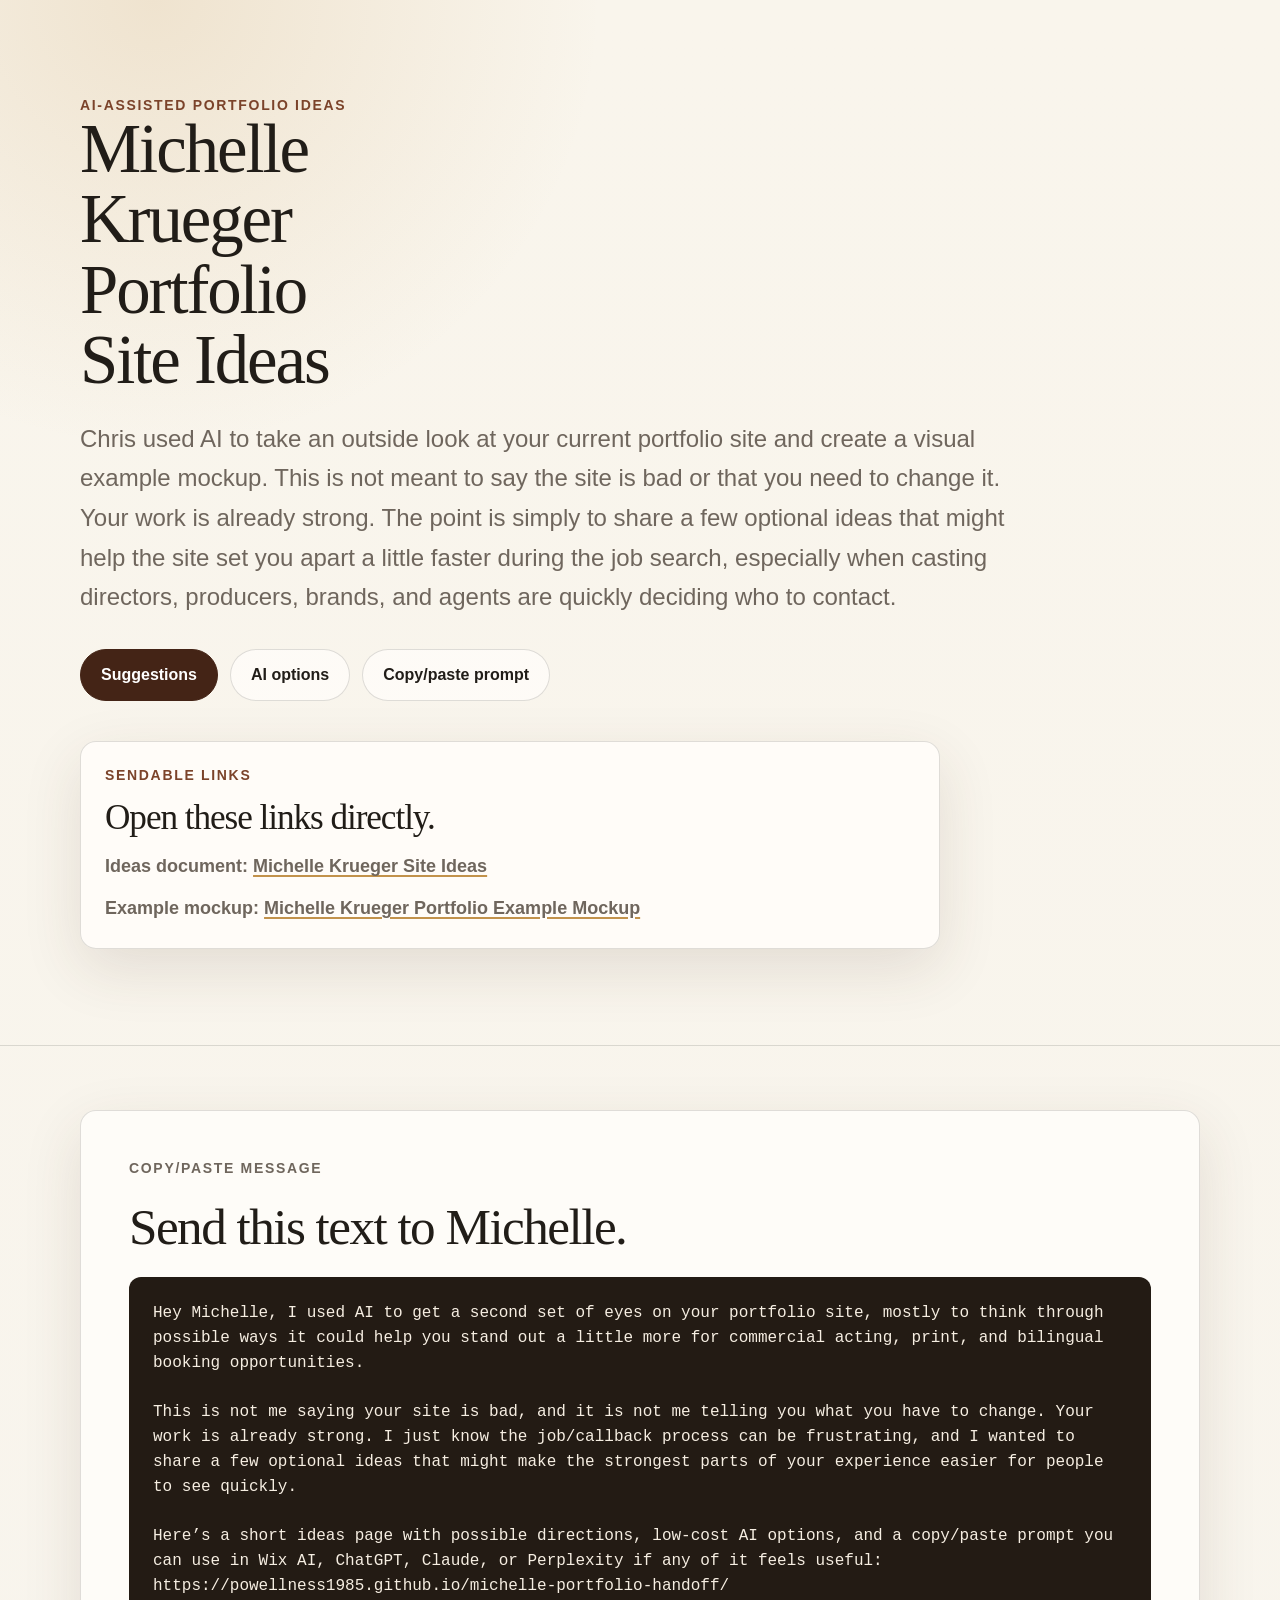
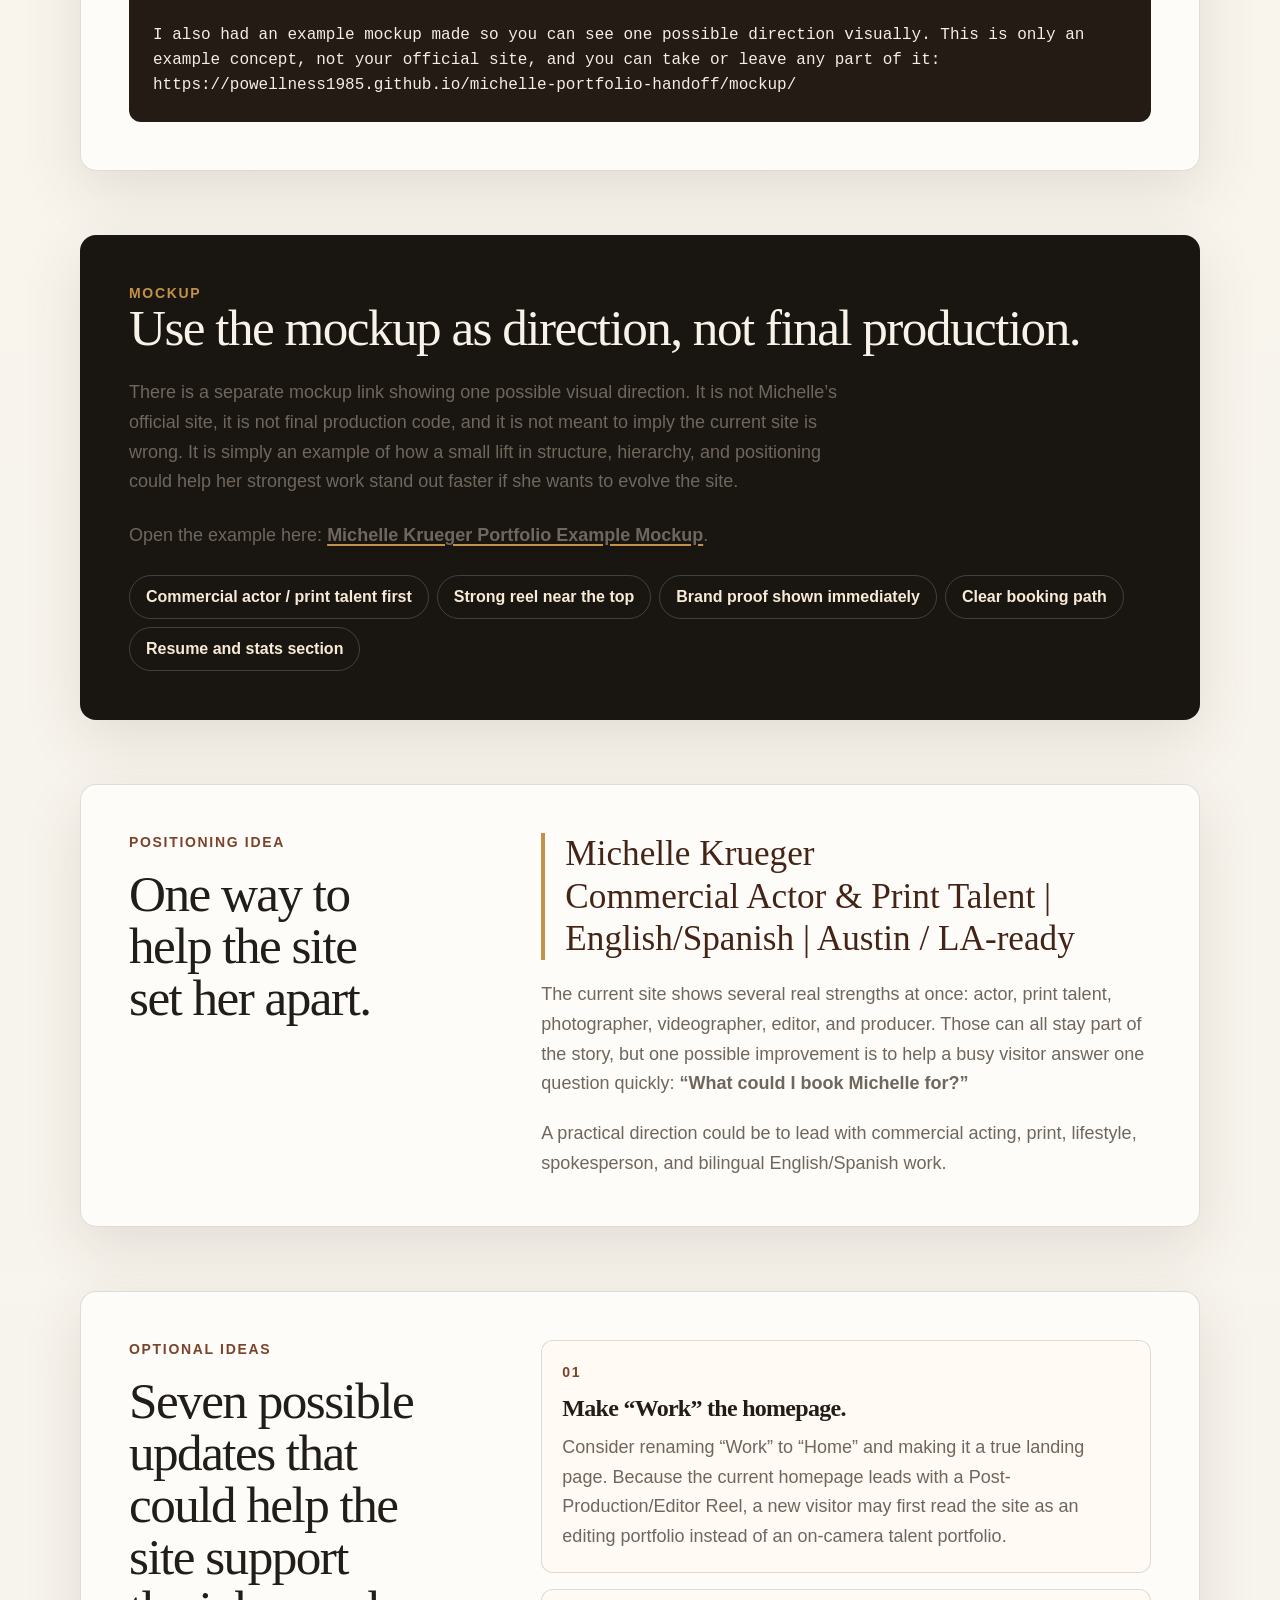
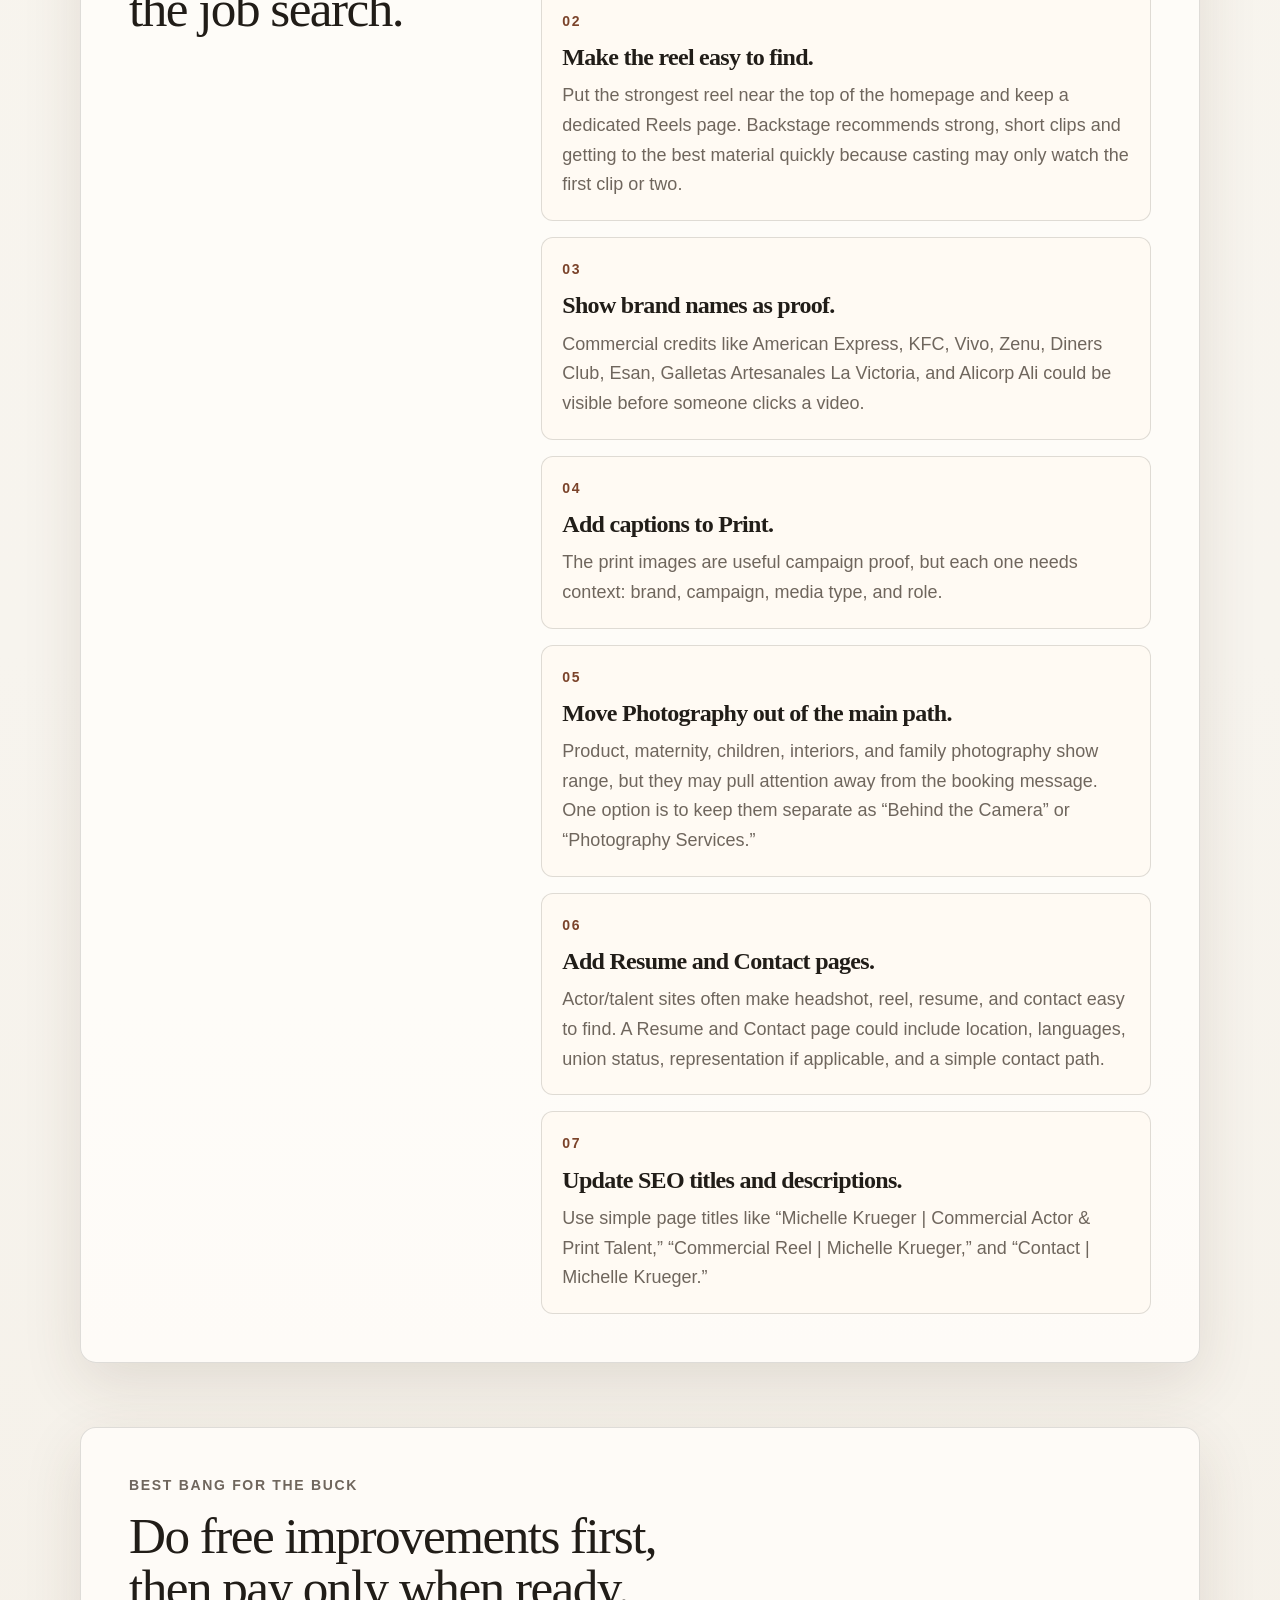
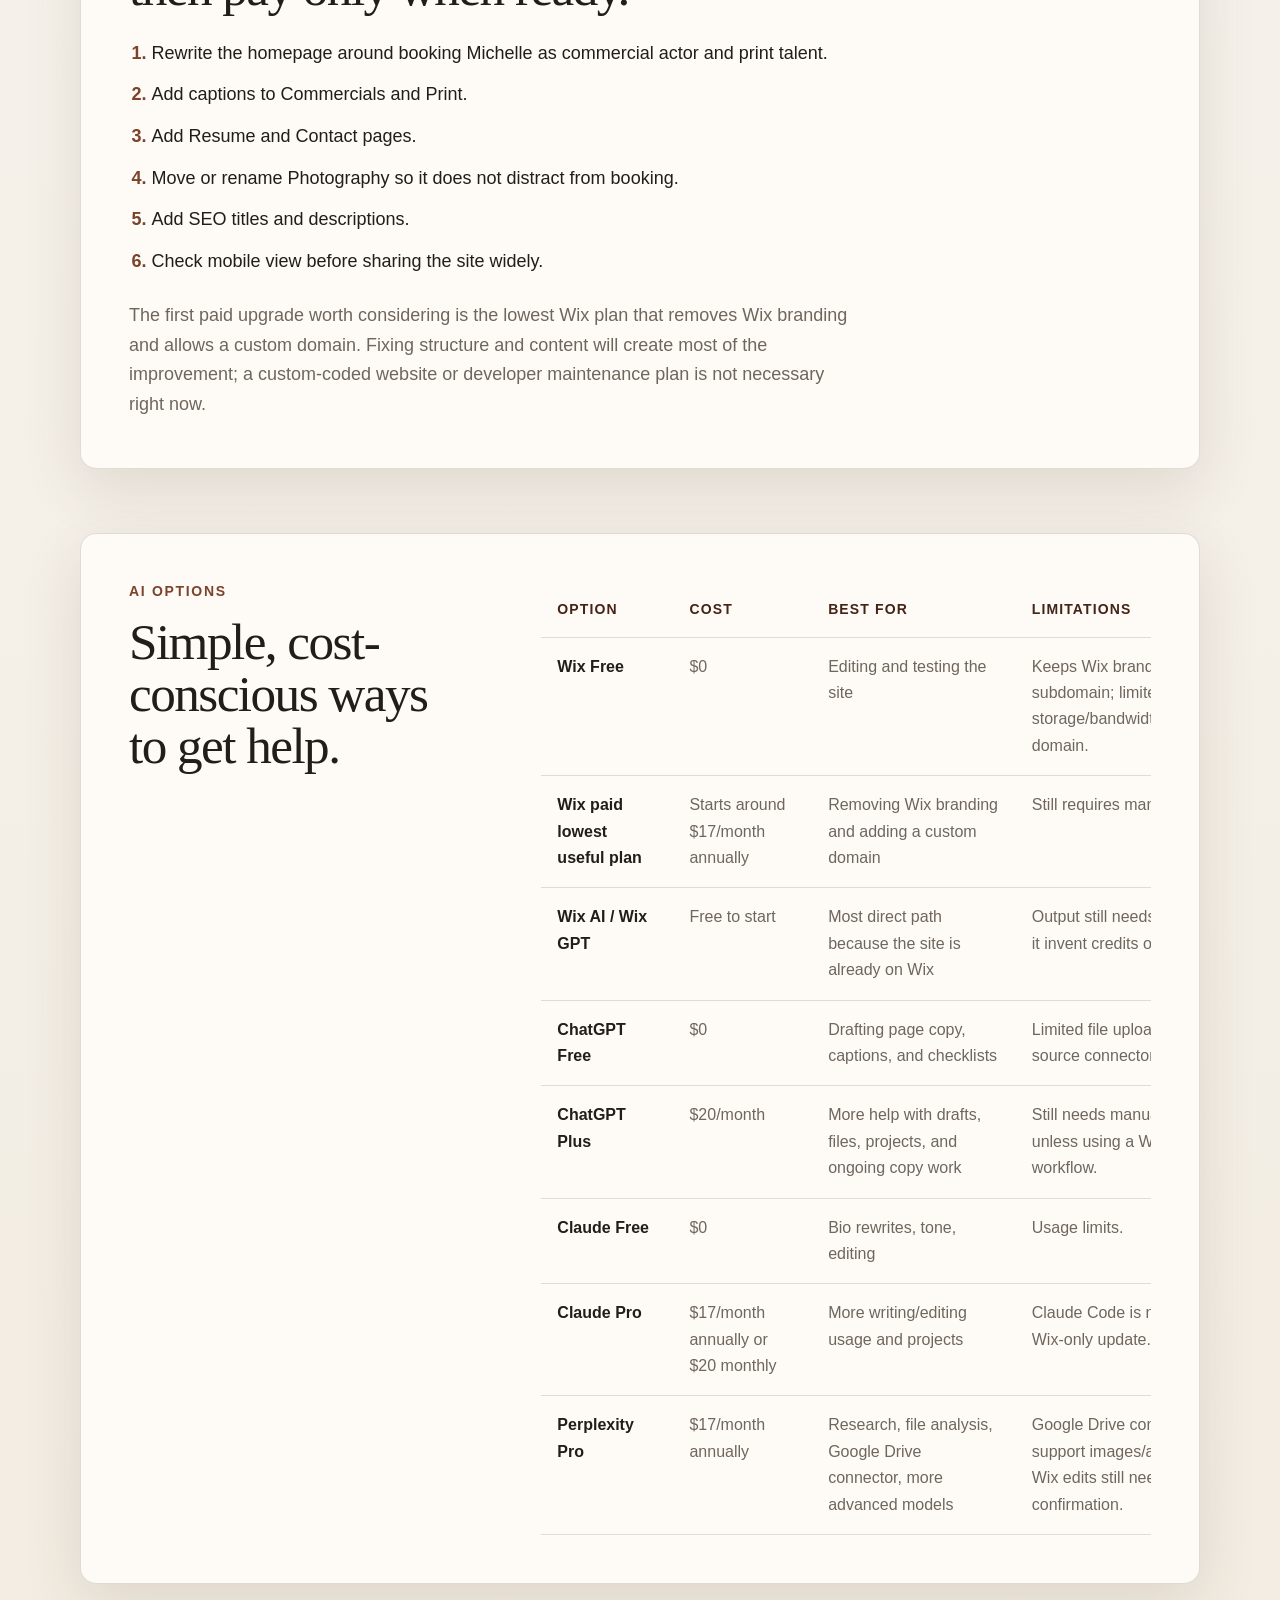
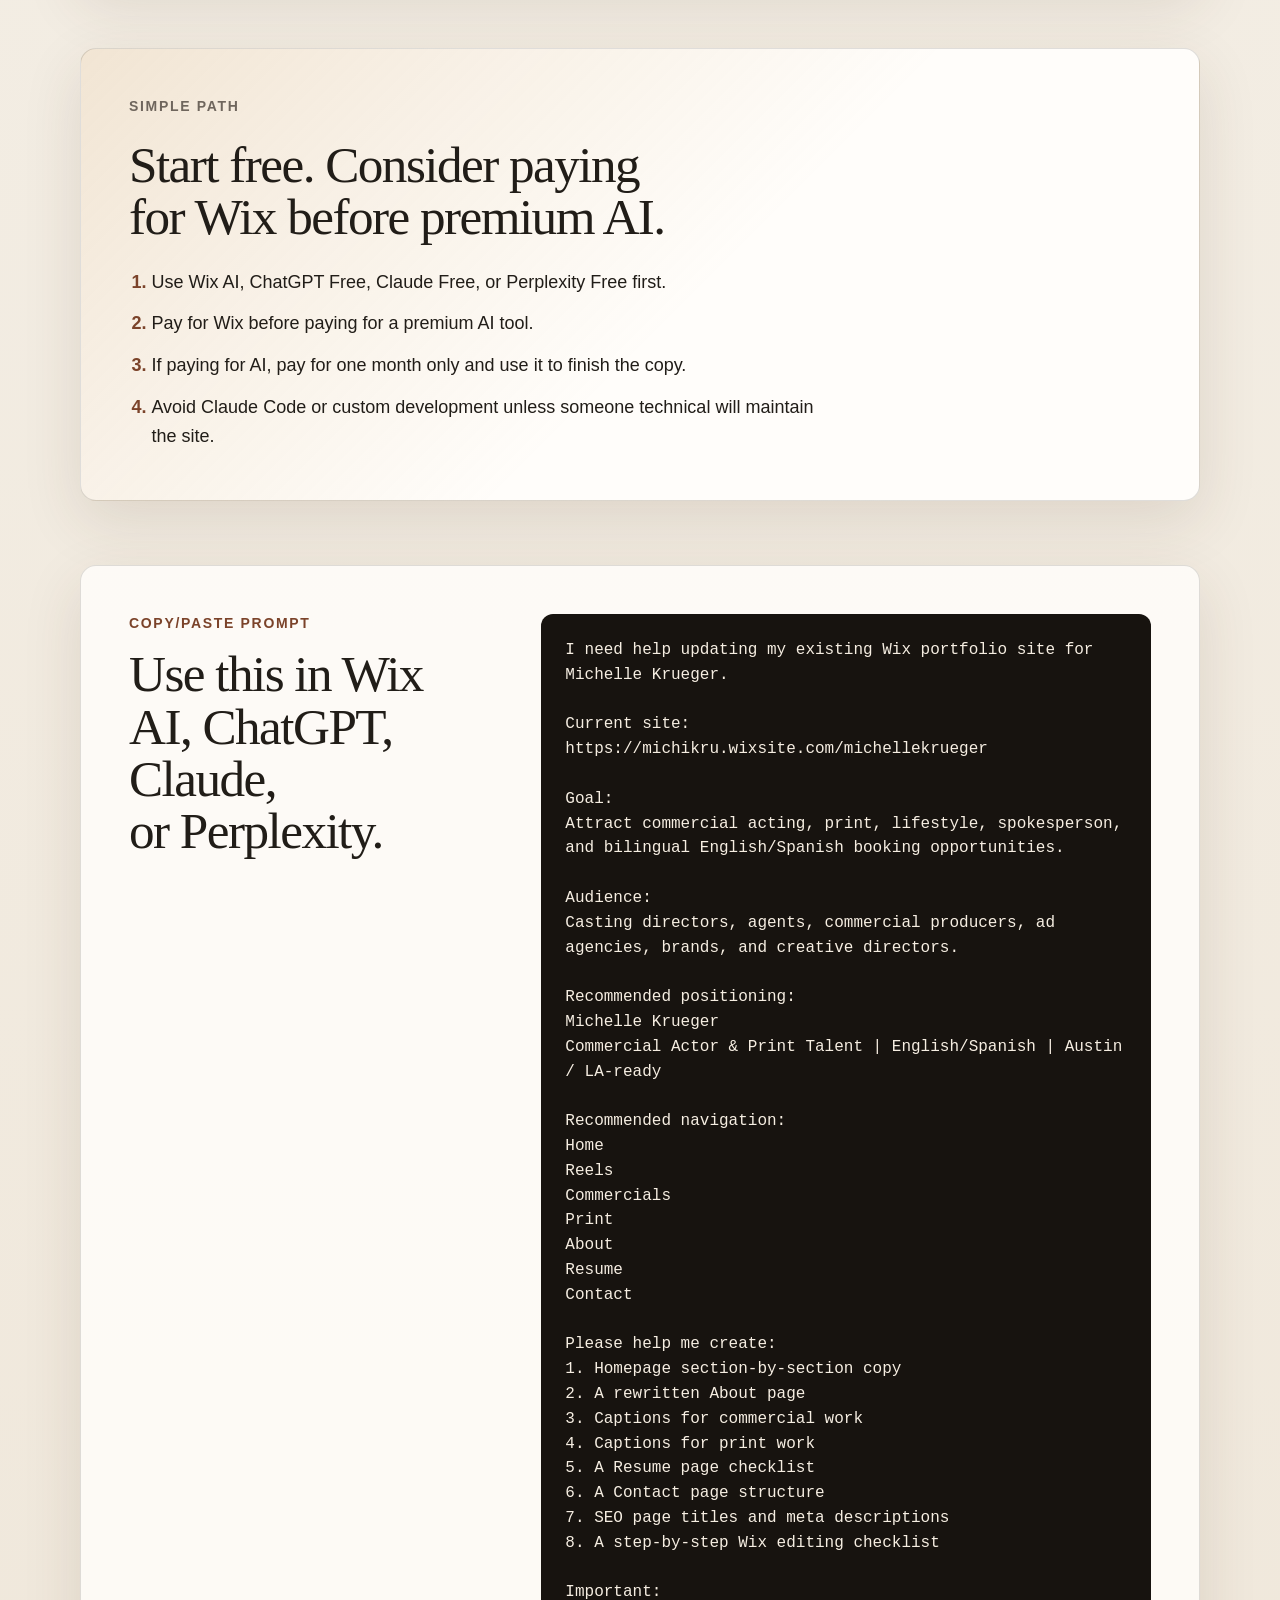
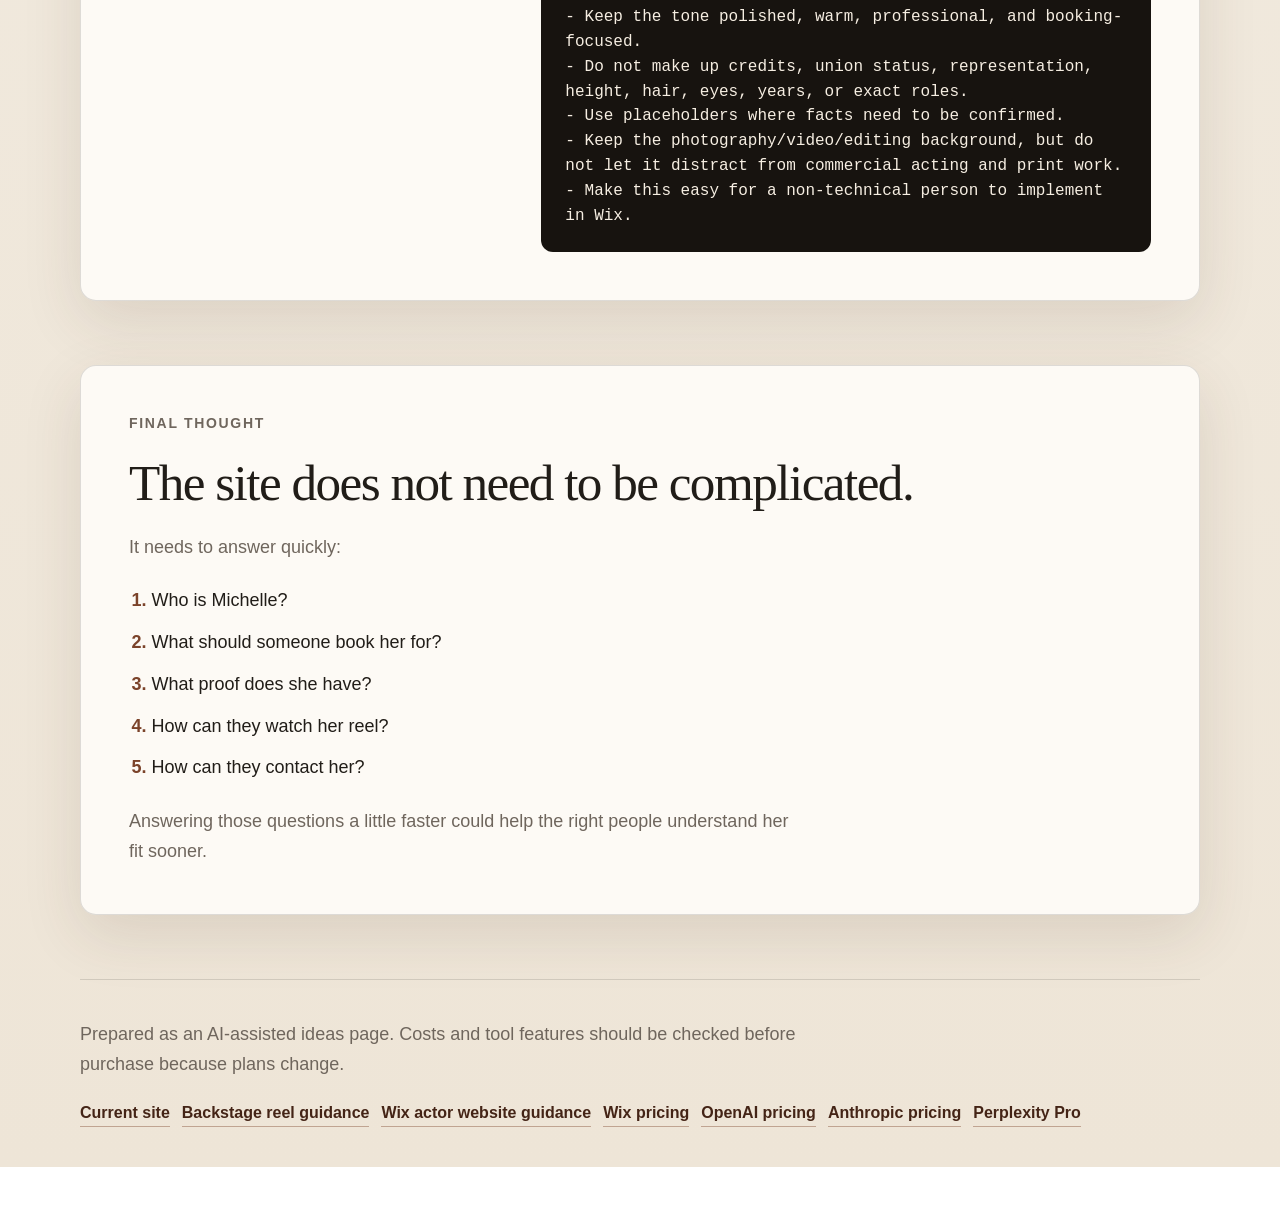
<file: index.html>
<!doctype html>
<html lang="en">
  <head>
    <meta charset="UTF-8" />
    <meta name="viewport" content="width=device-width, initial-scale=1.0" />
    <title>Michelle Krueger Portfolio Site Ideas</title>
    <meta
      name="description"
      content="AI-assisted portfolio site ideas for Michelle Krueger with optional ways to help the site stand out, AI options, costs, limitations, and a copy/paste prompt."
    />
    <meta name="robots" content="noindex,nofollow,noarchive" />
    <meta property="og:title" content="Michelle Krueger Portfolio Site Ideas" />
    <meta
      property="og:description"
      content="Optional ideas, why they may help, and how Michelle can use affordable AI tools to evolve her Wix portfolio if she wants to."
    />
    <meta property="og:type" content="article" />
    <link rel="preconnect" href="https://api.fontshare.com" />
    <link
      href="https://api.fontshare.com/v2/css?f[]=switzer@400,500,600,700&f[]=zodiak@400,500,700&display=swap"
      rel="stylesheet"
    />
    <link rel="stylesheet" href="styles.css" />
  </head>
  <body>
    <a class="skip-link" href="#main">Skip to content</a>

    <header class="page-header">
      <div class="header-inner">
        <p class="kicker">AI-assisted portfolio ideas</p>
        <h1>Michelle Krueger Portfolio Site Ideas</h1>
        <p class="intro">
          Chris used AI to take an outside look at your current portfolio site and create a visual
          example mockup. This is not meant to say the site is bad or that you need to change it. Your
          work is already strong. The point is simply to share a few optional ideas that might help the
          site set you apart a little faster during the job search, especially when casting directors,
          producers, brands, and agents are quickly deciding who to contact.
        </p>
        <div class="header-actions" aria-label="Quick links">
          <a class="button primary" href="#changes">Suggestions</a>
          <a class="button secondary" href="#ai-options">AI options</a>
          <a class="button secondary" href="#prompt">Copy/paste prompt</a>
        </div>
        <div class="share-card" aria-label="Shareable package links">
          <p class="section-label">Sendable links</p>
          <h2>Open these links directly.</h2>
          <ul class="link-list">
            <li>
              <strong>Ideas document:</strong>
              <a href="./">Michelle Krueger Site Ideas</a>
            </li>
            <li>
              <strong>Example mockup:</strong>
              <a href="./mockup/">Michelle Krueger Portfolio Example Mockup</a>
            </li>
          </ul>
        </div>
      </div>
    </header>

    <main id="main">
      <section class="panel copy-message" aria-labelledby="copy-message-title">
        <p class="section-label">Copy/paste message</p>
        <h2 id="copy-message-title">Send this text to Michelle.</h2>
        <pre><code>Hey Michelle, I used AI to get a second set of eyes on your portfolio site, mostly to think through possible ways it could help you stand out a little more for commercial acting, print, and bilingual booking opportunities.

This is not me saying your site is bad, and it is not me telling you what you have to change. Your work is already strong. I just know the job/callback process can be frustrating, and I wanted to share a few optional ideas that might make the strongest parts of your experience easier for people to see quickly.

Here’s a short ideas page with possible directions, low-cost AI options, and a copy/paste prompt you can use in Wix AI, ChatGPT, Claude, or Perplexity if any of it feels useful:
https://powellness1985.github.io/michelle-portfolio-handoff/

I also had an example mockup made so you can see one possible direction visually. This is only an example concept, not your official site, and you can take or leave any part of it:
https://powellness1985.github.io/michelle-portfolio-handoff/mockup/</code></pre>
      </section>

      <section class="panel note" aria-labelledby="mockup-title">
        <div>
          <p class="section-label">Mockup</p>
          <h2 id="mockup-title">Use the mockup as direction, not final production.</h2>
        </div>
        <p>
          There is a separate mockup link showing one possible visual direction. It is not Michelle’s
          official site, it is not final production code, and it is not meant to imply the current site is
          wrong. It is simply an example of how a small lift in structure, hierarchy, and positioning
          could help her strongest work stand out faster if she wants to evolve the site.
        </p>
        <p>
          Open the example here:
          <a href="./mockup/">Michelle Krueger Portfolio Example Mockup</a>.
        </p>
        <ul class="pill-list" aria-label="Mockup priorities">
          <li>Commercial actor / print talent first</li>
          <li>Strong reel near the top</li>
          <li>Brand proof shown immediately</li>
          <li>Clear booking path</li>
          <li>Resume and stats section</li>
        </ul>
      </section>

      <section class="content-grid" aria-labelledby="main-recommendation">
        <div class="section-heading">
          <p class="section-label">Positioning idea</p>
          <h2 id="main-recommendation">One way to help the site set her apart.</h2>
        </div>
        <div class="copy">
          <blockquote>
            Michelle Krueger<br />
            Commercial Actor &amp; Print Talent | English/Spanish | Austin / LA-ready
          </blockquote>
          <p>
            The current site shows several real strengths at once: actor, print talent, photographer,
            videographer, editor, and producer. Those can all stay part of the story, but one possible
            improvement is to help a busy visitor answer one question quickly:
            <strong>“What could I book Michelle for?”</strong>
          </p>
          <p>
            A practical direction could be to lead with commercial acting, print, lifestyle,
            spokesperson, and bilingual English/Spanish work.
          </p>
        </div>
      </section>

      <section class="content-grid" id="changes" aria-labelledby="changes-title">
        <div class="section-heading">
          <p class="section-label">Optional ideas</p>
          <h2 id="changes-title">Seven possible updates that could help the site support the job search.</h2>
        </div>
        <div class="cards">
          <article class="card">
            <span>01</span>
            <h3>Make “Work” the homepage.</h3>
            <p>
              Consider renaming “Work” to “Home” and making it a true landing page. Because the current
              homepage leads with a Post-Production/Editor Reel, a new visitor may first read the site as
              an editing portfolio instead of an on-camera talent portfolio.
            </p>
          </article>
          <article class="card">
            <span>02</span>
            <h3>Make the reel easy to find.</h3>
            <p>
              Put the strongest reel near the top of the homepage and keep a dedicated Reels page.
              Backstage recommends strong, short clips and getting to the best material quickly because
              casting may only watch the first clip or two.
            </p>
          </article>
          <article class="card">
            <span>03</span>
            <h3>Show brand names as proof.</h3>
            <p>
              Commercial credits like American Express, KFC, Vivo, Zenu, Diners Club, Esan, Galletas
              Artesanales La Victoria, and Alicorp Ali could be visible before someone clicks a video.
            </p>
          </article>
          <article class="card">
            <span>04</span>
            <h3>Add captions to Print.</h3>
            <p>
              The print images are useful campaign proof, but each one needs context: brand, campaign,
              media type, and role.
            </p>
          </article>
          <article class="card">
            <span>05</span>
            <h3>Move Photography out of the main path.</h3>
            <p>
              Product, maternity, children, interiors, and family photography show range, but they may
              pull attention away from the booking message. One option is to keep them separate as
              “Behind the Camera” or “Photography Services.”
            </p>
          </article>
          <article class="card">
            <span>06</span>
            <h3>Add Resume and Contact pages.</h3>
            <p>
              Actor/talent sites often make headshot, reel, resume, and contact easy to find. A Resume
              and Contact page could include location, languages, union status, representation if
              applicable, and a simple contact path.
            </p>
          </article>
          <article class="card">
            <span>07</span>
            <h3>Update SEO titles and descriptions.</h3>
            <p>
              Use simple page titles like “Michelle Krueger | Commercial Actor &amp; Print Talent,”
              “Commercial Reel | Michelle Krueger,” and “Contact | Michelle Krueger.”
            </p>
          </article>
        </div>
      </section>

      <section class="panel" aria-labelledby="path-title">
        <div class="section-heading compact">
          <p class="section-label">Best bang for the buck</p>
          <h2 id="path-title">Do free improvements first, then pay only when ready.</h2>
        </div>
        <ol class="steps">
          <li>Rewrite the homepage around booking Michelle as commercial actor and print talent.</li>
          <li>Add captions to Commercials and Print.</li>
          <li>Add Resume and Contact pages.</li>
          <li>Move or rename Photography so it does not distract from booking.</li>
          <li>Add SEO titles and descriptions.</li>
          <li>Check mobile view before sharing the site widely.</li>
        </ol>
        <p>
          The first paid upgrade worth considering is the lowest Wix plan that removes Wix branding and
          allows a custom domain. Fixing structure and content will create most of the improvement; a
          custom-coded website or developer maintenance plan is not necessary right now.
        </p>
      </section>

      <section class="content-grid" id="ai-options" aria-labelledby="ai-title">
        <div class="section-heading">
          <p class="section-label">AI options</p>
          <h2 id="ai-title">Simple, cost-conscious ways to get help.</h2>
        </div>
        <div class="table-wrap">
          <table>
            <thead>
              <tr>
                <th>Option</th>
                <th>Cost</th>
                <th>Best for</th>
                <th>Limitations</th>
              </tr>
            </thead>
            <tbody>
              <tr>
                <td>Wix Free</td>
                <td>$0</td>
                <td>Editing and testing the site</td>
                <td>Keeps Wix branding and Wix subdomain; limited storage/bandwidth; no custom domain.</td>
              </tr>
              <tr>
                <td>Wix paid lowest useful plan</td>
                <td>Starts around $17/month annually</td>
                <td>Removing Wix branding and adding a custom domain</td>
                <td>Still requires manual editing.</td>
              </tr>
              <tr>
                <td>Wix AI / Wix GPT</td>
                <td>Free to start</td>
                <td>Most direct path because the site is already on Wix</td>
                <td>Output still needs review; do not let it invent credits or facts.</td>
              </tr>
              <tr>
                <td>ChatGPT Free</td>
                <td>$0</td>
                <td>Drafting page copy, captions, and checklists</td>
                <td>Limited file uploads; no internal-source connectors on Free.</td>
              </tr>
              <tr>
                <td>ChatGPT Plus</td>
                <td>$20/month</td>
                <td>More help with drafts, files, projects, and ongoing copy work</td>
                <td>Still needs manual Wix updates unless using a Wix-specific workflow.</td>
              </tr>
              <tr>
                <td>Claude Free</td>
                <td>$0</td>
                <td>Bio rewrites, tone, editing</td>
                <td>Usage limits.</td>
              </tr>
              <tr>
                <td>Claude Pro</td>
                <td>$17/month annually or $20 monthly</td>
                <td>More writing/editing usage and projects</td>
                <td>Claude Code is not needed for a Wix-only update.</td>
              </tr>
              <tr>
                <td>Perplexity Pro</td>
                <td>$17/month annually</td>
                <td>Research, file analysis, Google Drive connector, more advanced models</td>
                <td>Google Drive connector does not support images/audio/video files; Wix edits still need review and confirmation.</td>
              </tr>
            </tbody>
          </table>
        </div>
      </section>

      <section class="panel recommendation" aria-labelledby="recommendation-title">
        <p class="section-label">Simple path</p>
        <h2 id="recommendation-title">Start free. Consider paying for Wix before premium AI.</h2>
        <ol class="steps">
          <li>Use Wix AI, ChatGPT Free, Claude Free, or Perplexity Free first.</li>
          <li>Pay for Wix before paying for a premium AI tool.</li>
          <li>If paying for AI, pay for one month only and use it to finish the copy.</li>
          <li>Avoid Claude Code or custom development unless someone technical will maintain the site.</li>
        </ol>
      </section>

      <section class="content-grid" id="prompt" aria-labelledby="prompt-title">
        <div class="section-heading">
          <p class="section-label">Copy/paste prompt</p>
          <h2 id="prompt-title">Use this in Wix AI, ChatGPT, Claude, or Perplexity.</h2>
        </div>
        <pre><code>I need help updating my existing Wix portfolio site for Michelle Krueger.

Current site:
https://michikru.wixsite.com/michellekrueger

Goal:
Attract commercial acting, print, lifestyle, spokesperson, and bilingual English/Spanish booking opportunities.

Audience:
Casting directors, agents, commercial producers, ad agencies, brands, and creative directors.

Recommended positioning:
Michelle Krueger
Commercial Actor &amp; Print Talent | English/Spanish | Austin / LA-ready

Recommended navigation:
Home
Reels
Commercials
Print
About
Resume
Contact

Please help me create:
1. Homepage section-by-section copy
2. A rewritten About page
3. Captions for commercial work
4. Captions for print work
5. A Resume page checklist
6. A Contact page structure
7. SEO page titles and meta descriptions
8. A step-by-step Wix editing checklist

Important:
- Keep the tone polished, warm, professional, and booking-focused.
- Do not make up credits, union status, representation, height, hair, eyes, years, or exact roles.
- Use placeholders where facts need to be confirmed.
- Keep the photography/video/editing background, but do not let it distract from commercial acting and print work.
- Make this easy for a non-technical person to implement in Wix.</code></pre>
      </section>

      <section class="panel final-thought" aria-labelledby="final-title">
        <p class="section-label">Final thought</p>
        <h2 id="final-title">The site does not need to be complicated.</h2>
        <p>It needs to answer quickly:</p>
        <ol class="steps short">
          <li>Who is Michelle?</li>
          <li>What should someone book her for?</li>
          <li>What proof does she have?</li>
          <li>How can they watch her reel?</li>
          <li>How can they contact her?</li>
        </ol>
        <p>Answering those questions a little faster could help the right people understand her fit sooner.</p>
      </section>
    </main>

    <footer class="footer">
      <p>
        Prepared as an AI-assisted ideas page. Costs and tool features should be checked before
        purchase because plans change.
      </p>
      <nav aria-label="Sources">
        <a href="https://michikru.wixsite.com/michellekrueger">Current site</a>
        <a href="https://www.backstage.com/magazine/article/create-demo-reel-1-4847/">Backstage reel guidance</a>
        <a href="https://www.wix.com/blog/best-actor-websites">Wix actor website guidance</a>
        <a href="https://www.wix.com/plans">Wix pricing</a>
        <a href="https://openai.com/pricing">OpenAI pricing</a>
        <a href="https://www.anthropic.com/pricing">Anthropic pricing</a>
        <a href="https://www.perplexity.ai/pro">Perplexity Pro</a>
      </nav>
    </footer>
  </body>
</html>
</file>
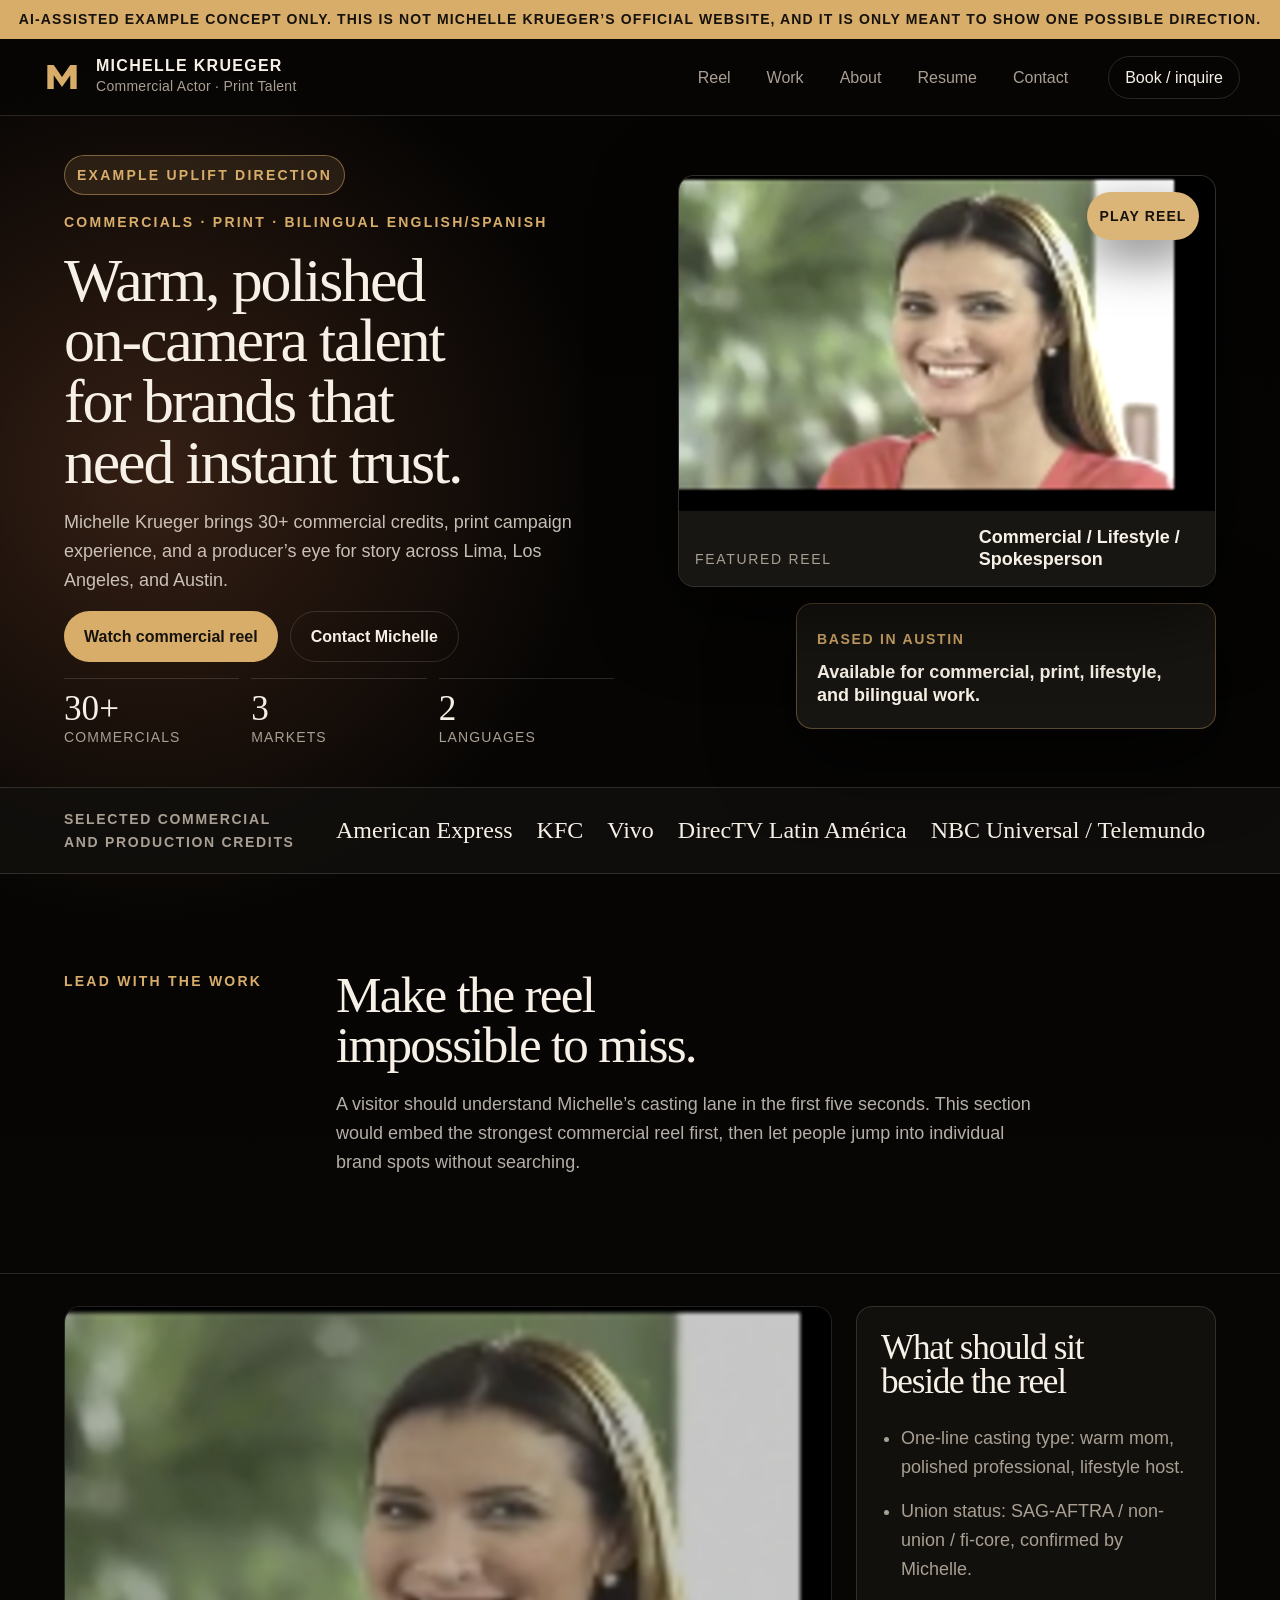
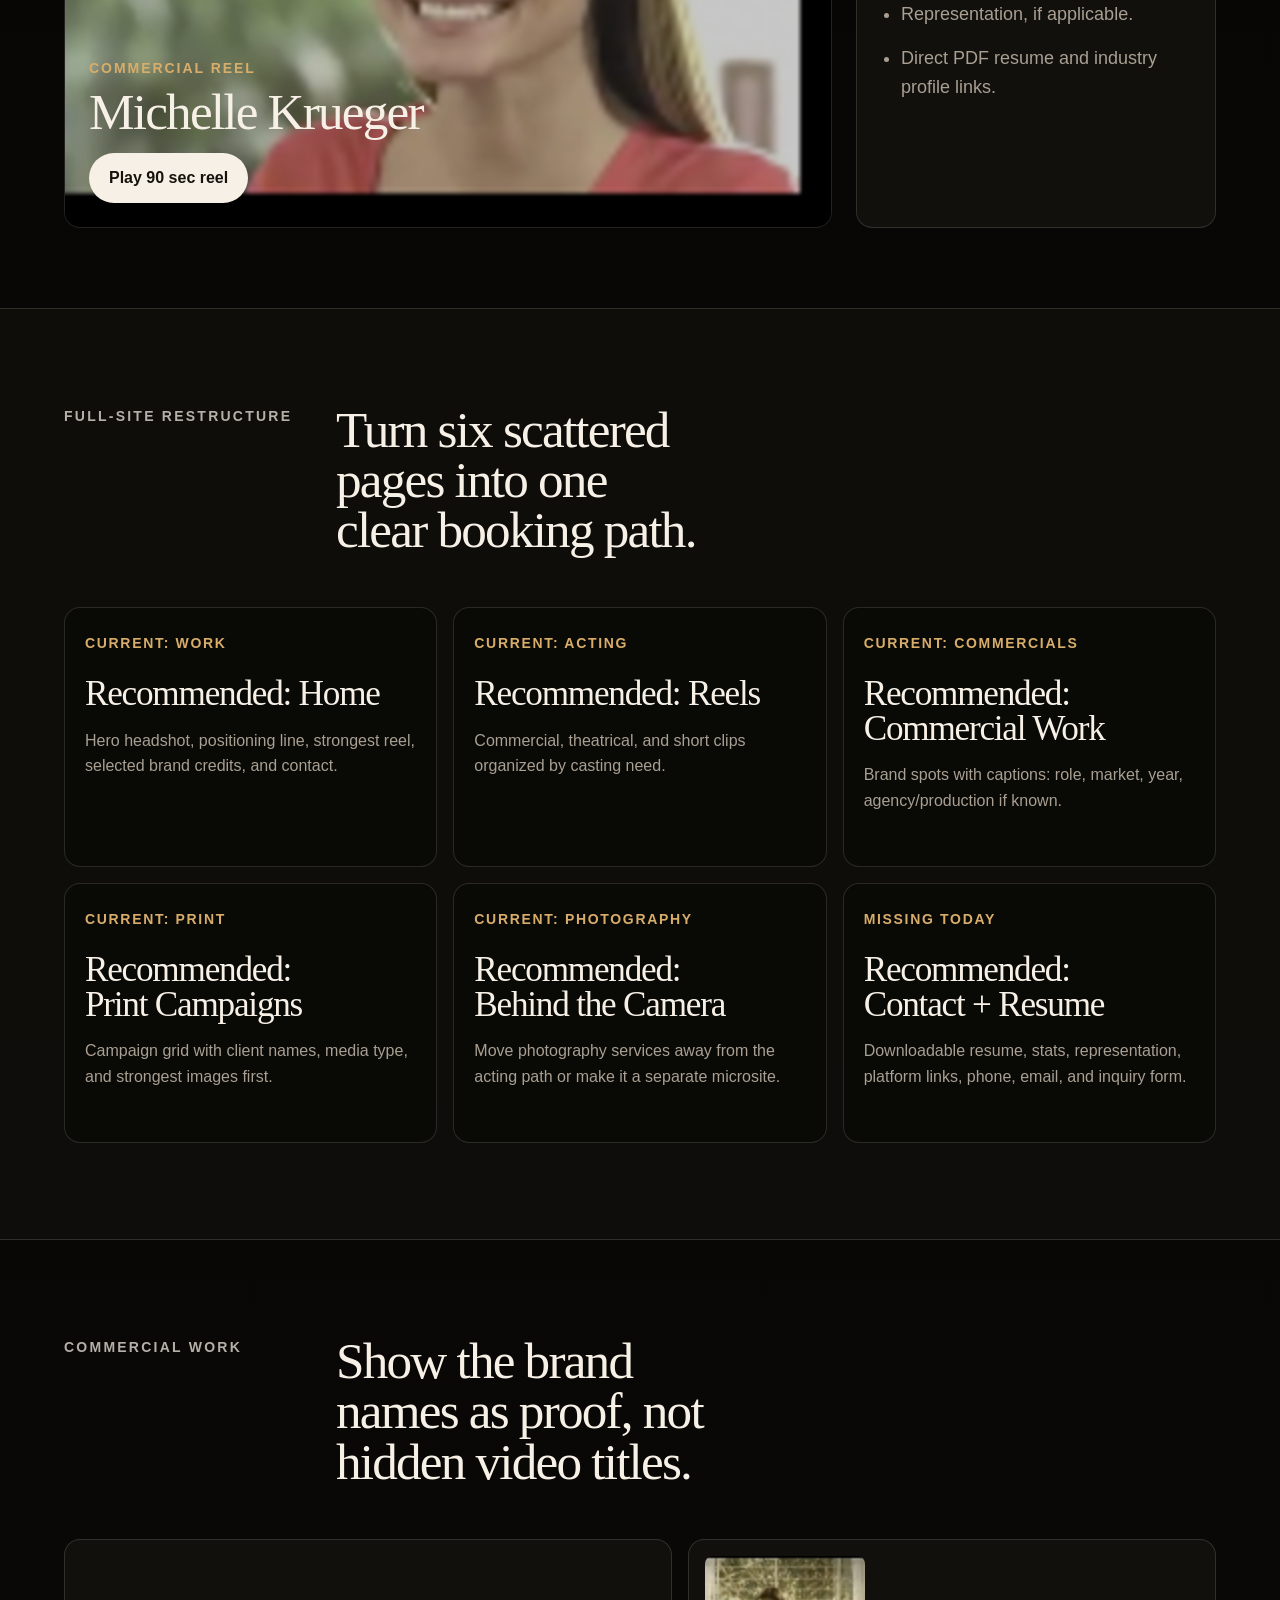
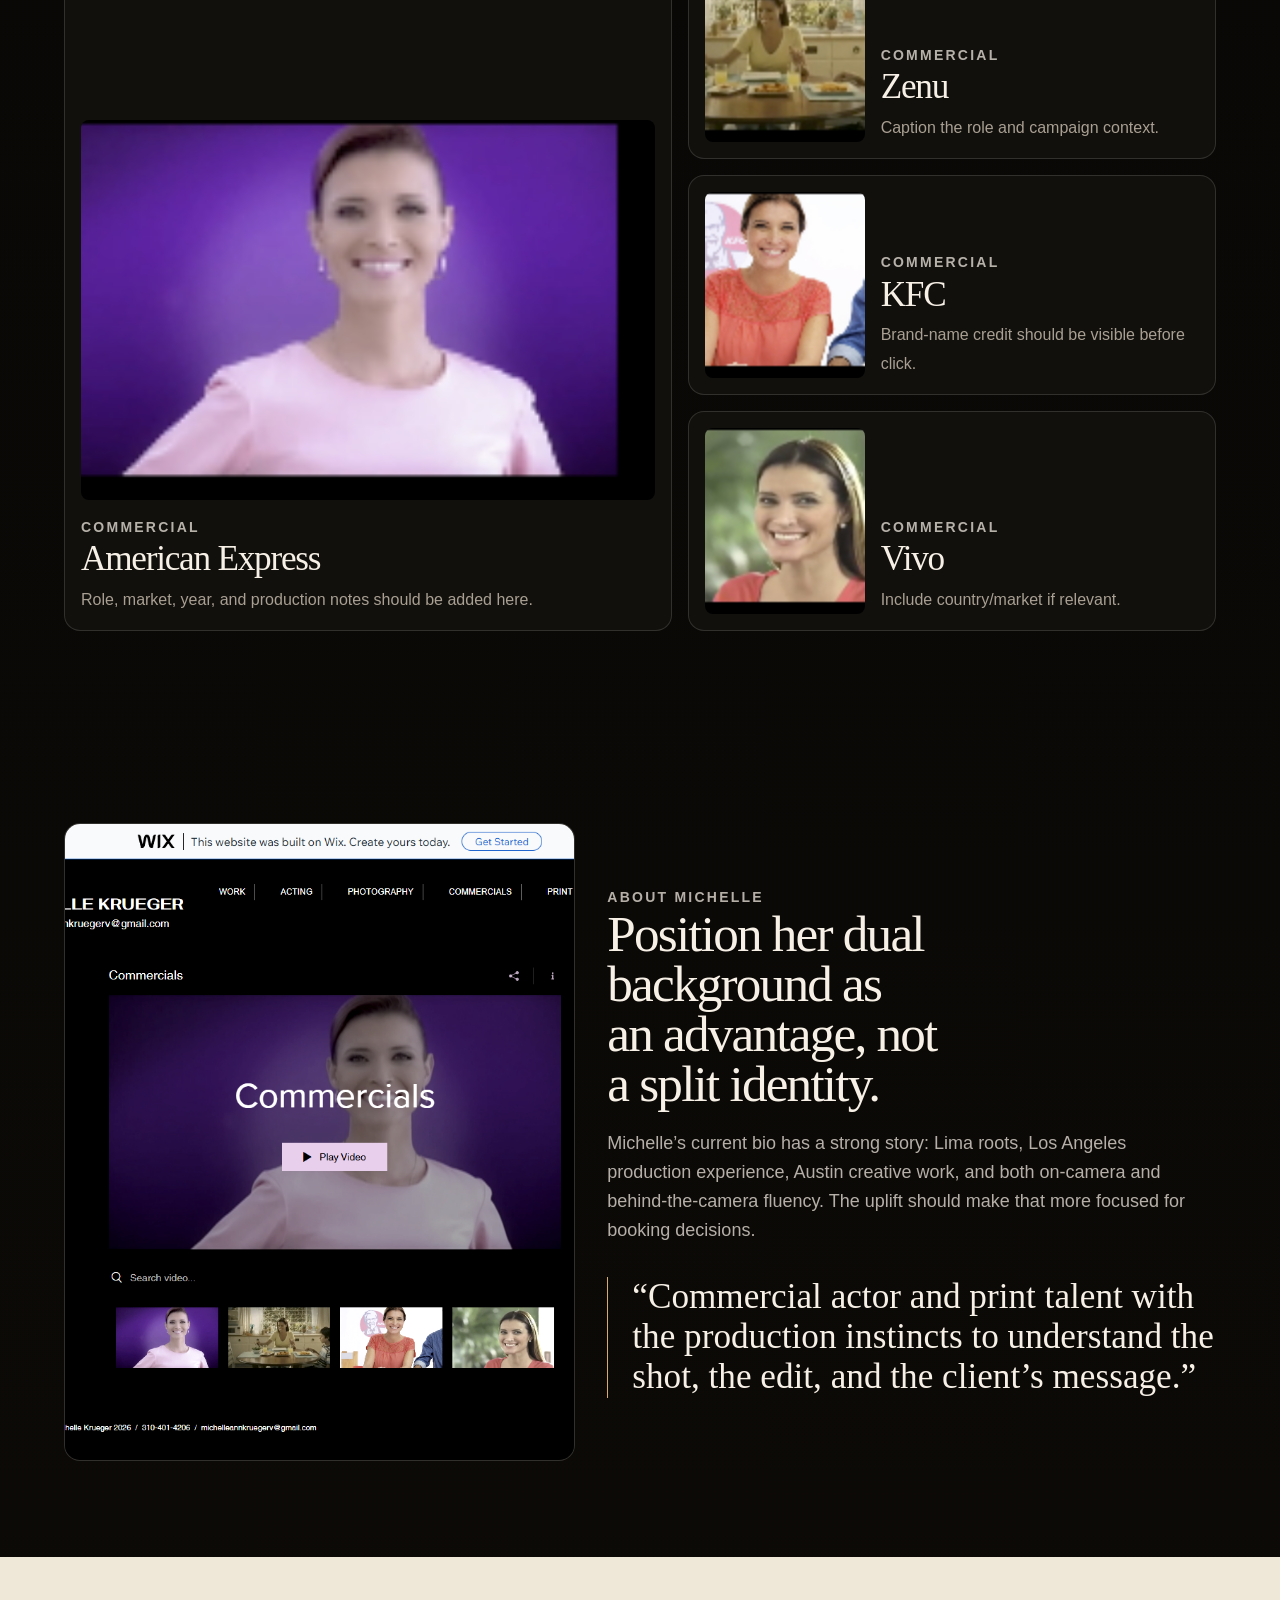
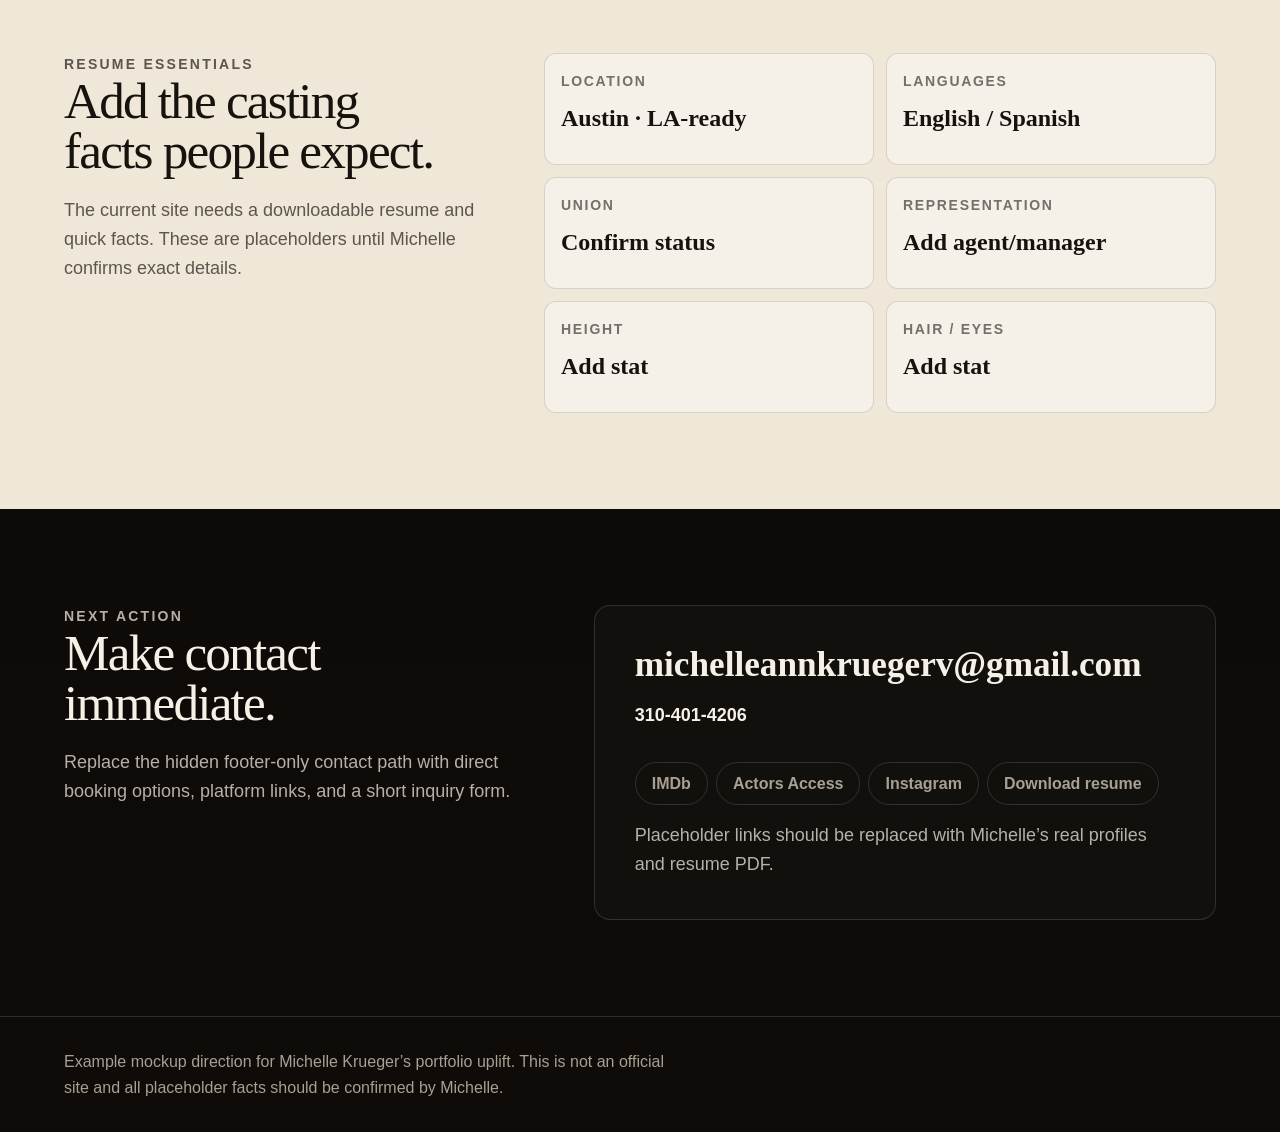
<file: mockup/index.html>
<!doctype html>
<html lang="en">
  <head>
    <meta charset="UTF-8" />
    <meta name="viewport" content="width=device-width, initial-scale=1.0" />
    <title>Example Mockup | Michelle Krueger Portfolio Uplift</title>
    <meta name="robots" content="noindex,nofollow,noarchive" />
    <meta
      name="description"
      content="Commercial actor, print talent, and bilingual creative with 30+ commercials across Lima, Los Angeles, and Austin."
    />
    <meta property="og:title" content="Example Mockup | Michelle Krueger Portfolio Uplift" />
    <meta
      property="og:description"
      content="Commercial reel, print work, credits, resume, and contact for Michelle Krueger."
    />
    <meta property="og:type" content="website" />
    <link rel="preconnect" href="https://api.fontshare.com" />
    <link
      href="https://api.fontshare.com/v2/css?f[]=switzer@300,400,500,600,700&f[]=zodiak@400,500,700&display=swap"
      rel="stylesheet"
    />
    <link rel="stylesheet" href="styles.css" />
  </head>
  <body>
    <a class="skip-link" href="#main">Skip to content</a>

    <div class="example-banner" role="note">
      AI-assisted example concept only. This is not Michelle Krueger’s official website, and it is only
      meant to show one possible direction.
    </div>

    <header class="site-header">
      <a class="brand" href="#top" aria-label="Michelle Krueger home">
        <svg viewBox="0 0 48 48" aria-hidden="true" class="brand-mark">
          <path d="M8 37V11h7l9 13 9-13h7v26h-7V22L24 35 15 22v15H8Z" fill="currentColor" />
        </svg>
        <span>
          <strong>Michelle Krueger</strong>
          <em>Commercial Actor · Print Talent</em>
        </span>
      </a>

      <nav class="nav" aria-label="Primary navigation">
        <a href="#reel">Reel</a>
        <a href="#work">Work</a>
        <a href="#about">About</a>
        <a href="#resume">Resume</a>
        <a href="#contact">Contact</a>
      </nav>

      <a class="header-cta" href="mailto:michelleannkruegerv@gmail.com">Book / inquire</a>
    </header>

    <main id="main">
      <section class="hero" id="top">
        <div class="hero-copy">
          <p class="concept-label">Example uplift direction</p>
          <p class="eyebrow">Commercials · Print · Bilingual English/Spanish</p>
          <h1>Warm, polished on-camera talent for brands that need instant trust.</h1>
          <p class="lede">
            Michelle Krueger brings 30+ commercial credits, print campaign experience, and a
            producer’s eye for story across Lima, Los Angeles, and Austin.
          </p>
          <div class="hero-actions">
            <a class="button primary" href="#reel">Watch commercial reel</a>
            <a class="button secondary" href="#contact">Contact Michelle</a>
          </div>
          <dl class="quick-stats" aria-label="Talent highlights">
            <div>
              <dt>30+</dt>
              <dd>commercials</dd>
            </div>
            <div>
              <dt>3</dt>
              <dd>markets</dd>
            </div>
            <div>
              <dt>2</dt>
              <dd>languages</dd>
            </div>
          </dl>
        </div>

        <div class="hero-media" aria-label="Featured commercial reel preview">
          <figure class="reel-card">
            <img
              src="assets/clean-reel-still.png"
              width="650"
              height="365"
              alt="Clean commercial reel preview featuring Michelle Krueger"
            />
            <figcaption>
              <span>Featured Reel</span>
              <strong>Commercial / Lifestyle / Spokesperson</strong>
            </figcaption>
            <a class="play-button" href="#reel" aria-label="Jump to commercial reel">Play reel</a>
          </figure>
          <div class="availability-card">
            <span>Based in Austin</span>
            <strong>Available for commercial, print, lifestyle, and bilingual work.</strong>
          </div>
        </div>
      </section>

      <section class="proof-strip" aria-label="Selected credits">
        <span>Selected commercial and production credits</span>
        <ul>
          <li>American Express</li>
          <li>KFC</li>
          <li>Vivo</li>
          <li>DirecTV Latin América</li>
          <li>NBC Universal / Telemundo</li>
        </ul>
      </section>

      <section class="section split" id="reel">
        <div class="section-kicker">Lead with the work</div>
        <div>
          <h2>Make the reel impossible to miss.</h2>
          <p>
            A visitor should understand Michelle’s casting lane in the first five seconds. This
            section would embed the strongest commercial reel first, then let people jump into
            individual brand spots without searching.
          </p>
        </div>
      </section>

      <section class="featured-player" aria-label="Commercial reel layout mockup">
        <div class="player-frame">
          <img
            src="assets/clean-reel-still.png"
            width="650"
            height="365"
            alt="Commercial reel still featuring Michelle Krueger"
          />
          <div class="player-overlay">
            <p>Commercial Reel</p>
            <h3>Michelle Krueger</h3>
            <button type="button">Play 90 sec reel</button>
          </div>
        </div>
        <aside class="player-notes">
          <h3>What should sit beside the reel</h3>
          <ul>
            <li>One-line casting type: warm mom, polished professional, lifestyle host.</li>
            <li>Union status: SAG-AFTRA / non-union / fi-core, confirmed by Michelle.</li>
            <li>Representation, if applicable.</li>
            <li>Direct PDF resume and industry profile links.</li>
          </ul>
        </aside>
      </section>

      <section class="section architecture-section" aria-label="Recommended full site structure">
        <div class="section-header">
          <p class="section-kicker">Full-site restructure</p>
          <h2>Turn six scattered pages into one clear booking path.</h2>
        </div>
        <div class="architecture-grid">
          <article>
            <span>Current: Work</span>
            <h3>Recommended: Home</h3>
            <p>Hero headshot, positioning line, strongest reel, selected brand credits, and contact.</p>
          </article>
          <article>
            <span>Current: Acting</span>
            <h3>Recommended: Reels</h3>
            <p>Commercial, theatrical, and short clips organized by casting need.</p>
          </article>
          <article>
            <span>Current: Commercials</span>
            <h3>Recommended: Commercial Work</h3>
            <p>Brand spots with captions: role, market, year, agency/production if known.</p>
          </article>
          <article>
            <span>Current: Print</span>
            <h3>Recommended: Print Campaigns</h3>
            <p>Campaign grid with client names, media type, and strongest images first.</p>
          </article>
          <article>
            <span>Current: Photography</span>
            <h3>Recommended: Behind the Camera</h3>
            <p>Move photography services away from the acting path or make it a separate microsite.</p>
          </article>
          <article>
            <span>Missing today</span>
            <h3>Recommended: Contact + Resume</h3>
            <p>Downloadable resume, stats, representation, platform links, phone, email, and inquiry form.</p>
          </article>
        </div>
      </section>

      <section class="section" id="work">
        <div class="section-header">
          <p class="section-kicker">Commercial work</p>
          <h2>Show the brand names as proof, not hidden video titles.</h2>
        </div>

        <div class="work-grid">
          <article class="work-card large">
            <img src="assets/thumb-amex.png" width="170" height="93" alt="American Express commercial thumbnail" />
            <div>
              <p>Commercial</p>
              <h3>American Express</h3>
              <span>Role, market, year, and production notes should be added here.</span>
            </div>
          </article>
          <article class="work-card">
            <img src="assets/thumb-zenu.png" width="170" height="93" alt="Zenu commercial thumbnail" />
            <div>
              <p>Commercial</p>
              <h3>Zenu</h3>
              <span>Caption the role and campaign context.</span>
            </div>
          </article>
          <article class="work-card">
            <img src="assets/thumb-kfc.png" width="170" height="93" alt="KFC commercial thumbnail" />
            <div>
              <p>Commercial</p>
              <h3>KFC</h3>
              <span>Brand-name credit should be visible before click.</span>
            </div>
          </article>
          <article class="work-card">
            <img src="assets/thumb-vivo.png" width="170" height="93" alt="Vivo commercial thumbnail" />
            <div>
              <p>Commercial</p>
              <h3>Vivo</h3>
              <span>Include country/market if relevant.</span>
            </div>
          </article>
        </div>
      </section>

      <section class="section about-panel" id="about">
        <div class="portrait-block">
          <img
            src="assets/current-commercials-page.png"
            width="1440"
            height="900"
            alt="Screenshot from Michelle Krueger's current commercial portfolio page"
          />
        </div>
        <div class="about-copy">
          <p class="section-kicker">About Michelle</p>
          <h2>Position her dual background as an advantage, not a split identity.</h2>
          <p>
            Michelle’s current bio has a strong story: Lima roots, Los Angeles production experience,
            Austin creative work, and both on-camera and behind-the-camera fluency. The uplift should
            make that more focused for booking decisions.
          </p>
          <blockquote>
            “Commercial actor and print talent with the production instincts to understand the shot,
            the edit, and the client’s message.”
          </blockquote>
        </div>
      </section>

      <section class="section resume-panel" id="resume">
        <div>
          <p class="section-kicker">Resume essentials</p>
          <h2>Add the casting facts people expect.</h2>
          <p>
            The current site needs a downloadable resume and quick facts. These are placeholders until
            Michelle confirms exact details.
          </p>
        </div>
        <div class="facts-grid">
          <div><span>Location</span><strong>Austin · LA-ready</strong></div>
          <div><span>Languages</span><strong>English / Spanish</strong></div>
          <div><span>Union</span><strong>Confirm status</strong></div>
          <div><span>Representation</span><strong>Add agent/manager</strong></div>
          <div><span>Height</span><strong>Add stat</strong></div>
          <div><span>Hair / Eyes</span><strong>Add stat</strong></div>
        </div>
      </section>

      <section class="contact-section" id="contact">
        <div>
          <p class="section-kicker">Next action</p>
          <h2>Make contact immediate.</h2>
          <p>
            Replace the hidden footer-only contact path with direct booking options, platform links,
            and a short inquiry form.
          </p>
        </div>
        <div class="contact-card">
          <a class="contact-email" href="mailto:michelleannkruegerv@gmail.com">michelleannkruegerv@gmail.com</a>
          <a href="tel:+13104014206">310-401-4206</a>
          <div class="contact-links">
            <a href="#" aria-label="IMDb placeholder link">IMDb</a>
            <a href="#" aria-label="Actors Access placeholder link">Actors Access</a>
            <a href="#" aria-label="Instagram placeholder link">Instagram</a>
            <a href="#" aria-label="Resume placeholder link">Download resume</a>
          </div>
          <p>Placeholder links should be replaced with Michelle’s real profiles and resume PDF.</p>
        </div>
      </section>
    </main>

    <footer>
      <p>Example mockup direction for Michelle Krueger’s portfolio uplift. This is not an official site and all placeholder facts should be confirmed by Michelle.</p>
    </footer>
  </body>
</html>
</file>
<file: styles.css>
:root {
  --font-display: "Zodiak", Georgia, serif;
  --font-body: "Switzer", Arial, sans-serif;
  --text-xs: clamp(0.75rem, 0.7rem + 0.25vw, 0.875rem);
  --text-sm: clamp(0.875rem, 0.8rem + 0.35vw, 1rem);
  --text-base: clamp(1rem, 0.95rem + 0.25vw, 1.125rem);
  --text-lg: clamp(1.125rem, 1rem + 0.75vw, 1.5rem);
  --text-xl: clamp(1.5rem, 1.2rem + 1.25vw, 2.25rem);
  --text-2xl: clamp(2rem, 1.2rem + 2.5vw, 3.5rem);
  --text-hero: clamp(2.6rem, 1.1rem + 4vw, 5rem);
  --space-1: 0.25rem;
  --space-2: 0.5rem;
  --space-3: 0.75rem;
  --space-4: 1rem;
  --space-5: 1.25rem;
  --space-6: 1.5rem;
  --space-8: 2rem;
  --space-10: 2.5rem;
  --space-12: 3rem;
  --space-16: 4rem;
  --space-20: 5rem;
  --space-24: 6rem;
  --radius-sm: 0.375rem;
  --radius-md: 0.5rem;
  --radius-lg: 0.75rem;
  --radius-xl: 1rem;
  --radius-full: 9999px;
  --bg: #f7f4ee;
  --surface: #fffdfa;
  --surface-2: #eee7dc;
  --surface-3: #191611;
  --text: #211d18;
  --muted: #6f665d;
  --faint: #a89f94;
  --line: color-mix(in oklab, var(--text) 14%, transparent);
  --accent: #7b432a;
  --accent-dark: #442416;
  --gold: #c2924b;
  --shadow: 0 20px 60px color-mix(in oklab, #4d3525 12%, transparent);
}

*,
*::before,
*::after {
  box-sizing: border-box;
  margin: 0;
  padding: 0;
}

html {
  -moz-text-size-adjust: none;
  -webkit-text-size-adjust: none;
  text-size-adjust: none;
  scroll-behavior: smooth;
  scroll-padding-top: var(--space-16);
}

body {
  min-height: 100dvh;
  font-family: var(--font-body);
  font-size: var(--text-base);
  line-height: 1.65;
  color: var(--text);
  background:
    radial-gradient(circle at 12% 0%, color-mix(in oklab, var(--gold) 18%, transparent), transparent 28rem),
    linear-gradient(180deg, #f9f5ec 0%, var(--bg) 42%, #eee5d7 100%);
  -webkit-font-smoothing: antialiased;
  text-rendering: optimizeLegibility;
}

a {
  color: inherit;
}

p,
li {
  max-width: 72ch;
  text-wrap: pretty;
}

h1,
h2,
h3 {
  font-family: var(--font-display);
  line-height: 1.02;
  letter-spacing: -0.03em;
  text-wrap: balance;
}

h1 {
  max-width: 11ch;
  font-size: var(--text-hero);
  font-weight: 500;
}

h2 {
  font-size: var(--text-2xl);
  font-weight: 500;
}

h3 {
  font-size: var(--text-lg);
  font-weight: 600;
}

strong {
  font-weight: 700;
}

:focus-visible {
  outline: 2px solid var(--accent);
  outline-offset: 4px;
  border-radius: var(--radius-sm);
}

.skip-link {
  position: fixed;
  left: var(--space-4);
  top: var(--space-4);
  z-index: 20;
  transform: translateY(-150%);
  border-radius: var(--radius-full);
  background: var(--accent);
  color: #fff;
  padding: var(--space-3) var(--space-4);
  font-weight: 700;
  text-decoration: none;
}

.skip-link:focus {
  transform: translateY(0);
}

.page-header {
  border-bottom: 1px solid var(--line);
  padding: clamp(var(--space-16), 10vw, var(--space-24)) var(--space-5);
}

.header-inner,
main,
.footer {
  width: min(1120px, calc(100% - var(--space-8)));
  margin-inline: auto;
}

.kicker,
.section-label {
  color: var(--accent);
  font-size: var(--text-xs);
  font-weight: 800;
  letter-spacing: 0.12em;
  line-height: 1.3;
  text-transform: uppercase;
}

.intro {
  margin-top: var(--space-6);
  color: var(--muted);
  font-size: var(--text-lg);
}

.share-card {
  background: color-mix(in oklab, var(--surface) 88%, transparent);
  border: 1px solid var(--line);
  border-radius: var(--radius-xl);
  box-shadow: var(--shadow);
  display: grid;
  gap: var(--space-4);
  margin-top: var(--space-10);
  max-width: 860px;
  padding: var(--space-6);
}

.share-card h2 {
  font-size: var(--text-xl);
}

.link-list {
  display: grid;
  gap: var(--space-3);
  list-style: none;
}

.link-list li {
  color: var(--muted);
}

.link-list a,
.note a {
  color: inherit;
  font-weight: 800;
  text-decoration-color: var(--gold);
  text-decoration-thickness: 2px;
  text-underline-offset: 0.18em;
}

.header-actions {
  display: flex;
  flex-wrap: wrap;
  gap: var(--space-3);
  margin-top: var(--space-8);
}

.button {
  align-items: center;
  border: 1px solid var(--line);
  border-radius: var(--radius-full);
  display: inline-flex;
  min-height: 44px;
  justify-content: center;
  padding: var(--space-3) var(--space-5);
  text-decoration: none;
  font-size: var(--text-sm);
  font-weight: 800;
}

.button.primary {
  background: var(--accent-dark);
  border-color: var(--accent-dark);
  color: #fff;
}

.button.secondary {
  background: color-mix(in oklab, var(--surface) 74%, transparent);
  color: var(--text);
}

main {
  display: grid;
  gap: var(--space-16);
  padding-block: var(--space-16);
}

.panel,
.content-grid {
  border: 1px solid var(--line);
  border-radius: var(--radius-xl);
  background: color-mix(in oklab, var(--surface) 86%, transparent);
  box-shadow: var(--shadow);
  padding: clamp(var(--space-6), 5vw, var(--space-12));
}

.panel {
  display: grid;
  gap: var(--space-6);
}

.note {
  background: var(--surface-3);
  color: #f9f2e8;
}

.note .section-label {
  color: var(--gold);
}

.note p {
  color: #d9ccbc;
}

.pill-list {
  display: flex;
  flex-wrap: wrap;
  gap: var(--space-2);
  list-style: none;
}

.pill-list li {
  border: 1px solid color-mix(in oklab, #fff 18%, transparent);
  border-radius: var(--radius-full);
  color: #f8ead6;
  font-size: var(--text-sm);
  font-weight: 700;
  padding: var(--space-2) var(--space-4);
}

.content-grid {
  display: grid;
  grid-template-columns: minmax(0, 0.8fr) minmax(0, 1.4fr);
  gap: clamp(var(--space-8), 6vw, var(--space-16));
}

.section-heading {
  display: grid;
  align-content: start;
  gap: var(--space-4);
}

.section-heading.compact {
  max-width: 720px;
}

.copy {
  display: grid;
  gap: var(--space-5);
}

blockquote {
  border-left: 0.25rem solid var(--gold);
  color: var(--accent-dark);
  font-family: var(--font-display);
  font-size: var(--text-xl);
  line-height: 1.2;
  padding-left: var(--space-5);
}

.cards {
  display: grid;
  gap: var(--space-4);
}

.card {
  background: #fffaf3;
  border: 1px solid var(--line);
  border-radius: var(--radius-lg);
  display: grid;
  gap: var(--space-3);
  padding: var(--space-5);
}

.card span {
  color: var(--accent);
  font-size: var(--text-xs);
  font-weight: 900;
  letter-spacing: 0.12em;
}

.card p,
.panel p,
.copy p {
  color: var(--muted);
}

.steps {
  display: grid;
  gap: var(--space-3);
  padding-left: 1.4rem;
}

.steps li::marker {
  color: var(--accent);
  font-weight: 800;
}

.steps.short {
  max-width: 520px;
}

.table-wrap {
  overflow-x: auto;
}

table {
  border-collapse: collapse;
  min-width: 760px;
  width: 100%;
}

th,
td {
  border-bottom: 1px solid var(--line);
  padding: var(--space-4);
  text-align: left;
  vertical-align: top;
}

th {
  color: var(--accent-dark);
  font-size: var(--text-xs);
  letter-spacing: 0.08em;
  text-transform: uppercase;
}

td {
  color: var(--muted);
  font-size: var(--text-sm);
}

td:first-child {
  color: var(--text);
  font-weight: 800;
}

pre {
  background: #17130f;
  border-radius: var(--radius-lg);
  color: #f6eee2;
  font-size: var(--text-sm);
  line-height: 1.55;
  max-width: 100%;
  overflow-x: auto;
  padding: var(--space-6);
  white-space: pre-wrap;
}

code {
  font-family: ui-monospace, SFMono-Regular, Menlo, Monaco, Consolas, "Liberation Mono", monospace;
}

.recommendation {
  background:
    linear-gradient(135deg, color-mix(in oklab, var(--gold) 22%, transparent), transparent 55%),
    var(--surface);
}

.copy-message pre {
  background: #231b14;
}

.footer {
  border-top: 1px solid var(--line);
  color: var(--muted);
  display: grid;
  gap: var(--space-5);
  padding-block: var(--space-10);
}

.footer nav {
  display: flex;
  flex-wrap: wrap;
  gap: var(--space-3);
}

.footer a {
  border-bottom: 1px solid color-mix(in oklab, var(--accent) 40%, transparent);
  color: var(--accent-dark);
  font-size: var(--text-sm);
  font-weight: 700;
  text-decoration: none;
}

@media (max-width: 860px) {
  .content-grid {
    grid-template-columns: 1fr;
  }

  h1 {
    max-width: 9ch;
  }
}

@media (max-width: 560px) {
  .header-inner,
  main,
  .footer {
    width: min(100% - var(--space-5), 1120px);
  }

  .page-header {
    padding-top: var(--space-12);
  }

  .header-actions {
    align-items: stretch;
    flex-direction: column;
  }

  .button {
    width: 100%;
  }

  main {
    gap: var(--space-10);
    padding-block: var(--space-10);
  }

  .panel,
  .content-grid {
    padding: var(--space-5);
  }
}

@media (prefers-reduced-motion: reduce) {
  *,
  *::before,
  *::after {
    animation-duration: 0.01ms !important;
    animation-iteration-count: 1 !important;
    scroll-behavior: auto !important;
    transition-duration: 0.01ms !important;
  }
}
</file>
<file: mockup/styles.css>
:root {
  --font-display: "Zodiak", Georgia, serif;
  --font-body: "Switzer", Arial, sans-serif;
  --text-xs: clamp(0.75rem, 0.7rem + 0.25vw, 0.875rem);
  --text-sm: clamp(0.875rem, 0.8rem + 0.35vw, 1rem);
  --text-base: clamp(1rem, 0.95rem + 0.25vw, 1.125rem);
  --text-lg: clamp(1.125rem, 1rem + 0.75vw, 1.5rem);
  --text-xl: clamp(1.5rem, 1.2rem + 1.25vw, 2.25rem);
  --text-2xl: clamp(2rem, 1.2rem + 2.5vw, 3.5rem);
  --text-hero: clamp(2.6rem, 1rem + 4.2vw, 5.35rem);
  --space-1: 0.25rem;
  --space-2: 0.5rem;
  --space-3: 0.75rem;
  --space-4: 1rem;
  --space-5: 1.25rem;
  --space-6: 1.5rem;
  --space-8: 2rem;
  --space-10: 2.5rem;
  --space-12: 3rem;
  --space-16: 4rem;
  --space-20: 5rem;
  --space-24: 6rem;
  --space-32: 8rem;
  --radius-sm: 0.375rem;
  --radius-md: 0.5rem;
  --radius-lg: 0.75rem;
  --radius-xl: 1rem;
  --radius-full: 9999px;
  --bg: #080705;
  --surface: #11100d;
  --surface-2: #191713;
  --surface-3: #efe7d8;
  --text: #f7f0e6;
  --muted: #a99f92;
  --faint: #6e665c;
  --accent: #d8ad6a;
  --accent-2: #a35d3b;
  --ink: #16120d;
  --line: color-mix(in oklab, var(--text) 14%, transparent);
  --shadow: 0 24px 80px color-mix(in oklab, #000 64%, transparent);
  color-scheme: dark;
}

*,
*::before,
*::after {
  box-sizing: border-box;
  margin: 0;
  padding: 0;
}

html {
  -moz-text-size-adjust: none;
  -webkit-text-size-adjust: none;
  text-size-adjust: none;
  scroll-behavior: smooth;
  scroll-padding-top: var(--space-20);
}

body {
  min-height: 100dvh;
  font-family: var(--font-body);
  font-size: var(--text-base);
  line-height: 1.6;
  color: var(--text);
  background:
    radial-gradient(circle at 12% 8%, color-mix(in oklab, var(--accent-2) 30%, transparent), transparent 28rem),
    linear-gradient(180deg, #050403 0%, var(--bg) 38%, #0e0b08 100%);
  -webkit-font-smoothing: antialiased;
  text-rendering: optimizeLegibility;
}

img,
svg {
  display: block;
  max-width: 100%;
  height: auto;
}

a {
  color: inherit;
  text-decoration: none;
}

p {
  max-width: 70ch;
  text-wrap: pretty;
}

h1,
h2,
h3 {
  font-family: var(--font-display);
  font-weight: 500;
  line-height: 0.98;
  letter-spacing: -0.035em;
  text-wrap: balance;
}

:focus-visible {
  outline: 2px solid var(--accent);
  outline-offset: 4px;
  border-radius: var(--radius-sm);
}

.skip-link {
  position: fixed;
  left: var(--space-4);
  top: var(--space-4);
  z-index: 100;
  transform: translateY(-160%);
  border-radius: var(--radius-full);
  background: var(--accent);
  color: var(--ink);
  padding: var(--space-3) var(--space-4);
  font-weight: 700;
}

.skip-link:focus {
  transform: translateY(0);
}

.example-banner {
  position: sticky;
  top: 0;
  z-index: 30;
  border-bottom: 1px solid color-mix(in oklab, var(--accent) 36%, transparent);
  padding: var(--space-2) var(--space-4);
  background: var(--accent);
  color: var(--ink);
  font-size: var(--text-xs);
  font-weight: 800;
  letter-spacing: 0.08em;
  text-align: center;
  text-transform: uppercase;
}

.site-header {
  position: sticky;
  top: 34px;
  z-index: 20;
  display: grid;
  grid-template-columns: 1fr auto auto;
  gap: var(--space-6);
  align-items: center;
  border-bottom: 1px solid var(--line);
  padding: var(--space-4) clamp(var(--space-4), 4vw, var(--space-10));
  background: color-mix(in oklab, var(--bg) 84%, transparent);
  backdrop-filter: blur(18px);
}

.brand {
  display: inline-flex;
  gap: var(--space-3);
  align-items: center;
}

.brand-mark {
  width: 44px;
  color: var(--accent);
}

.brand strong,
.brand em {
  display: block;
}

.brand strong {
  font-size: var(--text-sm);
  line-height: 1.1;
  letter-spacing: 0.08em;
  text-transform: uppercase;
}

.brand em {
  color: var(--muted);
  font-size: var(--text-xs);
  font-style: normal;
  letter-spacing: 0.02em;
}

.nav {
  display: flex;
  gap: var(--space-1);
  align-items: center;
}

.nav a,
.header-cta {
  border-radius: var(--radius-full);
  padding: var(--space-2) var(--space-4);
  color: var(--muted);
  font-size: var(--text-sm);
}

.nav a:hover,
.header-cta:hover {
  color: var(--text);
  background: color-mix(in oklab, var(--text) 8%, transparent);
}

.header-cta {
  border: 1px solid var(--line);
  color: var(--text);
}

.hero {
  display: grid;
  grid-template-columns: minmax(0, 0.92fr) minmax(320px, 0.9fr);
  gap: clamp(var(--space-8), 5vw, var(--space-16));
  align-items: center;
  min-height: auto;
  padding: clamp(var(--space-6), 3vw, var(--space-12)) clamp(var(--space-4), 5vw, var(--space-16));
}

.hero-copy {
  display: grid;
  gap: var(--space-4);
}

.eyebrow,
.concept-label,
.section-kicker,
.work-card p {
  color: var(--accent);
  font-size: var(--text-xs);
  font-weight: 700;
  letter-spacing: 0.16em;
  text-transform: uppercase;
}

.concept-label {
  width: fit-content;
  border: 1px solid color-mix(in oklab, var(--accent) 48%, transparent);
  border-radius: var(--radius-full);
  padding: var(--space-2) var(--space-3);
  background: color-mix(in oklab, var(--accent) 12%, transparent);
}

h1 {
  max-width: 14ch;
  font-size: clamp(2.35rem, 0.95rem + 3.65vw, 4.65rem);
}

.lede {
  max-width: 58ch;
  color: color-mix(in oklab, var(--text) 78%, transparent);
  font-size: var(--text-base);
}

.hero-actions {
  display: flex;
  flex-wrap: wrap;
  gap: var(--space-3);
}

.button {
  display: inline-flex;
  min-height: 48px;
  align-items: center;
  justify-content: center;
  border-radius: var(--radius-full);
  padding: var(--space-3) var(--space-5);
  font-size: var(--text-sm);
  font-weight: 700;
}

.button.primary {
  background: var(--accent);
  color: var(--ink);
}

.button.secondary {
  border: 1px solid var(--line);
  color: var(--text);
}

.quick-stats {
  display: grid;
  grid-template-columns: repeat(3, minmax(0, 1fr));
  gap: var(--space-3);
  max-width: 560px;
  padding-top: 0;
}

.quick-stats div {
  border-top: 1px solid var(--line);
  padding-top: var(--space-3);
}

.quick-stats dt {
  color: var(--text);
  font-family: var(--font-display);
  font-size: var(--text-xl);
  line-height: 1;
}

.quick-stats dd {
  color: var(--muted);
  font-size: var(--text-xs);
  letter-spacing: 0.08em;
  text-transform: uppercase;
}

.hero-media {
  position: relative;
}

.reel-card {
  position: relative;
  overflow: hidden;
  border: 1px solid var(--line);
  border-radius: var(--radius-xl);
  background: var(--surface);
  box-shadow: var(--shadow);
}

.reel-card img {
  aspect-ratio: 16 / 10;
  width: 100%;
  object-fit: cover;
  filter: saturate(0.86) contrast(1.1);
}

.reel-card figcaption {
  position: static;
  display: flex;
  gap: var(--space-4);
  align-items: end;
  justify-content: space-between;
  padding: var(--space-4);
  background: color-mix(in oklab, var(--surface-2) 92%, transparent);
}

.reel-card span {
  color: var(--muted);
  font-size: var(--text-xs);
  letter-spacing: 0.12em;
  text-transform: uppercase;
}

.reel-card strong {
  display: block;
  max-width: 22ch;
  font-size: var(--text-base);
  line-height: 1.2;
}

.play-button {
  position: absolute;
  inset: var(--space-4) var(--space-4) auto auto;
  display: grid;
  min-width: 112px;
  min-height: 48px;
  place-items: center;
  border-radius: var(--radius-full);
  background: color-mix(in oklab, var(--accent) 92%, white);
  color: var(--ink);
  font-size: var(--text-xs);
  font-weight: 800;
  letter-spacing: 0.08em;
  text-transform: uppercase;
  box-shadow: 0 18px 50px color-mix(in oklab, #000 50%, transparent);
}

.availability-card {
  position: static;
  width: min(420px, 100%);
  margin-top: var(--space-4);
  margin-left: auto;
  border: 1px solid color-mix(in oklab, var(--accent) 34%, transparent);
  border-radius: var(--radius-xl);
  padding: var(--space-5);
  background: color-mix(in oklab, var(--surface-2) 92%, transparent);
  box-shadow: var(--shadow);
}

.availability-card span {
  color: var(--accent);
  font-size: var(--text-xs);
  font-weight: 700;
  letter-spacing: 0.12em;
  text-transform: uppercase;
}

.availability-card strong {
  display: block;
  margin-top: var(--space-2);
  line-height: 1.3;
}

.proof-strip {
  display: grid;
  grid-template-columns: 240px 1fr;
  gap: var(--space-8);
  align-items: center;
  border-block: 1px solid var(--line);
  padding: var(--space-5) clamp(var(--space-4), 5vw, var(--space-16));
  background: color-mix(in oklab, var(--surface) 78%, transparent);
}

.proof-strip span {
  color: var(--muted);
  font-size: var(--text-xs);
  font-weight: 700;
  letter-spacing: 0.12em;
  text-transform: uppercase;
}

.proof-strip ul {
  display: flex;
  flex-wrap: wrap;
  gap: var(--space-3) var(--space-6);
  list-style: none;
}

.proof-strip li {
  font-family: var(--font-display);
  font-size: var(--text-lg);
}

.section {
  padding: clamp(var(--space-16), 8vw, var(--space-24)) clamp(var(--space-4), 5vw, var(--space-16));
}

.split {
  display: grid;
  grid-template-columns: 240px minmax(0, 820px);
  gap: var(--space-8);
  border-bottom: 1px solid var(--line);
}

.section h2,
.contact-section h2 {
  max-width: 16ch;
  margin-bottom: var(--space-5);
  font-size: var(--text-2xl);
}

.section p,
.contact-section p {
  color: color-mix(in oklab, var(--text) 72%, transparent);
}

.featured-player {
  display: grid;
  grid-template-columns: minmax(0, 1fr) 360px;
  gap: var(--space-6);
  padding: var(--space-8) clamp(var(--space-4), 5vw, var(--space-16)) var(--space-20);
}

.player-frame {
  position: relative;
  overflow: hidden;
  min-height: 520px;
  border: 1px solid var(--line);
  border-radius: var(--radius-xl);
  background: #000;
}

.player-frame img {
  width: 100%;
  height: 100%;
  min-height: 520px;
  object-fit: cover;
  opacity: 0.78;
}

.player-overlay {
  position: absolute;
  inset: auto var(--space-6) var(--space-6);
  max-width: 560px;
}

.player-overlay p {
  color: var(--accent);
  font-size: var(--text-xs);
  font-weight: 700;
  letter-spacing: 0.14em;
  text-transform: uppercase;
}

.player-overlay h3 {
  margin: var(--space-2) 0 var(--space-4);
  font-size: var(--text-2xl);
}

.player-overlay button {
  min-height: 48px;
  border: 0;
  border-radius: var(--radius-full);
  padding: var(--space-3) var(--space-5);
  background: var(--text);
  color: var(--ink);
  font: inherit;
  font-size: var(--text-sm);
  font-weight: 800;
  cursor: pointer;
}

.player-notes {
  align-self: stretch;
  border: 1px solid var(--line);
  border-radius: var(--radius-xl);
  padding: var(--space-6);
  background: var(--surface);
}

.player-notes h3 {
  margin-bottom: var(--space-6);
  font-size: var(--text-xl);
}

.player-notes ul {
  display: grid;
  gap: var(--space-4);
  padding-left: var(--space-5);
  color: var(--muted);
}

.architecture-section {
  border-block: 1px solid var(--line);
  background: color-mix(in oklab, var(--surface) 72%, transparent);
}

.architecture-grid {
  display: grid;
  grid-template-columns: repeat(3, minmax(0, 1fr));
  gap: var(--space-4);
}

.architecture-grid article {
  min-height: 260px;
  border: 1px solid var(--line);
  border-radius: var(--radius-xl);
  padding: var(--space-5);
  background: color-mix(in oklab, var(--bg) 58%, transparent);
}

.architecture-grid span {
  color: var(--accent);
  font-size: var(--text-xs);
  font-weight: 800;
  letter-spacing: 0.12em;
  text-transform: uppercase;
}

.architecture-grid h3 {
  margin: var(--space-5) 0 var(--space-4);
  font-size: var(--text-xl);
}

.architecture-grid p {
  color: var(--muted);
  font-size: var(--text-sm);
}

.section-header {
  display: grid;
  grid-template-columns: 240px minmax(0, 780px);
  gap: var(--space-8);
  align-items: start;
  margin-bottom: var(--space-8);
}

.work-grid {
  display: grid;
  grid-template-columns: 1.15fr 1fr;
  gap: var(--space-4);
}

.work-card {
  display: grid;
  grid-template-columns: 160px 1fr;
  gap: var(--space-4);
  align-items: end;
  min-height: 220px;
  overflow: hidden;
  border: 1px solid var(--line);
  border-radius: var(--radius-xl);
  padding: var(--space-4);
  background: var(--surface);
}

.work-card.large {
  grid-row: span 3;
  grid-template-columns: 1fr;
  min-height: 600px;
  align-content: end;
}

.work-card img {
  width: 100%;
  height: 100%;
  min-height: 130px;
  border-radius: var(--radius-md);
  object-fit: cover;
}

.work-card.large img {
  min-height: 380px;
}

.work-card h3 {
  margin: var(--space-1) 0 var(--space-2);
  font-size: var(--text-xl);
}

.work-card span {
  color: var(--muted);
  font-size: var(--text-sm);
}

.about-panel {
  display: grid;
  grid-template-columns: minmax(0, 0.84fr) minmax(0, 1fr);
  gap: var(--space-8);
  align-items: center;
}

.portrait-block {
  overflow: hidden;
  border: 1px solid var(--line);
  border-radius: var(--radius-xl);
  background: var(--surface);
}

.portrait-block img {
  width: 100%;
  aspect-ratio: 4 / 5;
  object-fit: cover;
  object-position: 47% 32%;
  filter: saturate(0.75) contrast(1.08);
}

.about-copy blockquote {
  margin-top: var(--space-8);
  border-left: 1px solid var(--accent);
  padding-left: var(--space-6);
  color: var(--text);
  font-family: var(--font-display);
  font-size: var(--text-xl);
  line-height: 1.15;
}

.resume-panel {
  display: grid;
  grid-template-columns: 0.8fr 1.2fr;
  gap: var(--space-8);
  background: var(--surface-3);
  color: var(--ink);
}

.resume-panel .section-kicker,
.resume-panel p {
  color: color-mix(in oklab, var(--ink) 68%, transparent);
}

.facts-grid {
  display: grid;
  grid-template-columns: repeat(2, minmax(0, 1fr));
  gap: var(--space-3);
}

.facts-grid div {
  min-height: 112px;
  border: 1px solid color-mix(in oklab, var(--ink) 14%, transparent);
  border-radius: var(--radius-lg);
  padding: var(--space-4);
  background: color-mix(in oklab, white 42%, transparent);
}

.facts-grid span {
  display: block;
  margin-bottom: var(--space-3);
  color: color-mix(in oklab, var(--ink) 58%, transparent);
  font-size: var(--text-xs);
  font-weight: 800;
  letter-spacing: 0.12em;
  text-transform: uppercase;
}

.facts-grid strong {
  font-family: var(--font-display);
  font-size: var(--text-lg);
  line-height: 1.1;
}

.contact-section {
  display: grid;
  grid-template-columns: 0.8fr 1fr;
  gap: var(--space-8);
  padding: clamp(var(--space-16), 8vw, var(--space-24)) clamp(var(--space-4), 5vw, var(--space-16));
}

.contact-card {
  display: grid;
  gap: var(--space-4);
  border: 1px solid var(--line);
  border-radius: var(--radius-xl);
  padding: clamp(var(--space-6), 5vw, var(--space-10));
  background: var(--surface);
}

.contact-card a {
  width: fit-content;
  color: var(--text);
  font-weight: 700;
}

.contact-email {
  font-family: var(--font-display);
  font-size: var(--text-xl);
  line-height: 1.1;
  word-break: break-word;
}

.contact-links {
  display: flex;
  flex-wrap: wrap;
  gap: var(--space-2);
  padding-top: var(--space-4);
}

.contact-links a {
  border: 1px solid var(--line);
  border-radius: var(--radius-full);
  padding: var(--space-2) var(--space-4);
  color: var(--muted);
  font-size: var(--text-sm);
}

footer {
  border-top: 1px solid var(--line);
  padding: var(--space-8) clamp(var(--space-4), 5vw, var(--space-16));
  color: var(--muted);
  font-size: var(--text-sm);
}

@media (max-width: 980px) {
  .site-header {
    grid-template-columns: 1fr auto;
  }

  .nav {
    display: none;
  }

  .hero,
  .featured-player,
  .about-panel,
  .resume-panel,
  .contact-section {
    grid-template-columns: 1fr;
  }

  .hero {
    min-height: 0;
  }

  h1 {
    max-width: 12ch;
  }

  .proof-strip,
  .split,
  .section-header {
    grid-template-columns: 1fr;
    gap: var(--space-4);
  }

  .architecture-grid {
    grid-template-columns: repeat(2, minmax(0, 1fr));
  }

  .work-grid {
    grid-template-columns: 1fr;
  }

  .work-card.large {
    grid-row: auto;
    min-height: auto;
  }
}

@media (max-width: 640px) {
  .example-banner {
    position: static;
    line-height: 1.35;
  }

  .site-header {
    top: 0;
  }

  .site-header {
    gap: var(--space-3);
    padding-inline: var(--space-4);
  }

  .brand-mark {
    width: 36px;
  }

  .header-cta {
    padding-inline: var(--space-3);
  }

  .hero {
    padding-top: var(--space-10);
  }

  .hero-actions,
  .quick-stats,
  .facts-grid,
  .work-card,
  .architecture-grid {
    grid-template-columns: 1fr;
  }

  .work-card {
    min-height: auto;
  }

  .player-frame,
  .player-frame img {
    min-height: 390px;
  }

  .play-button {
    width: 92px;
    height: 92px;
  }

  .reel-card figcaption {
    display: grid;
    gap: var(--space-1);
  }

  .availability-card {
    position: static;
    width: auto;
    margin-top: var(--space-4);
  }

  .proof-strip ul {
    display: grid;
    gap: var(--space-2);
  }
}

@media (prefers-reduced-motion: reduce) {
  *,
  *::before,
  *::after {
    animation-duration: 0.01ms !important;
    animation-iteration-count: 1 !important;
    scroll-behavior: auto !important;
    transition-duration: 0.01ms !important;
  }
}
</file>
